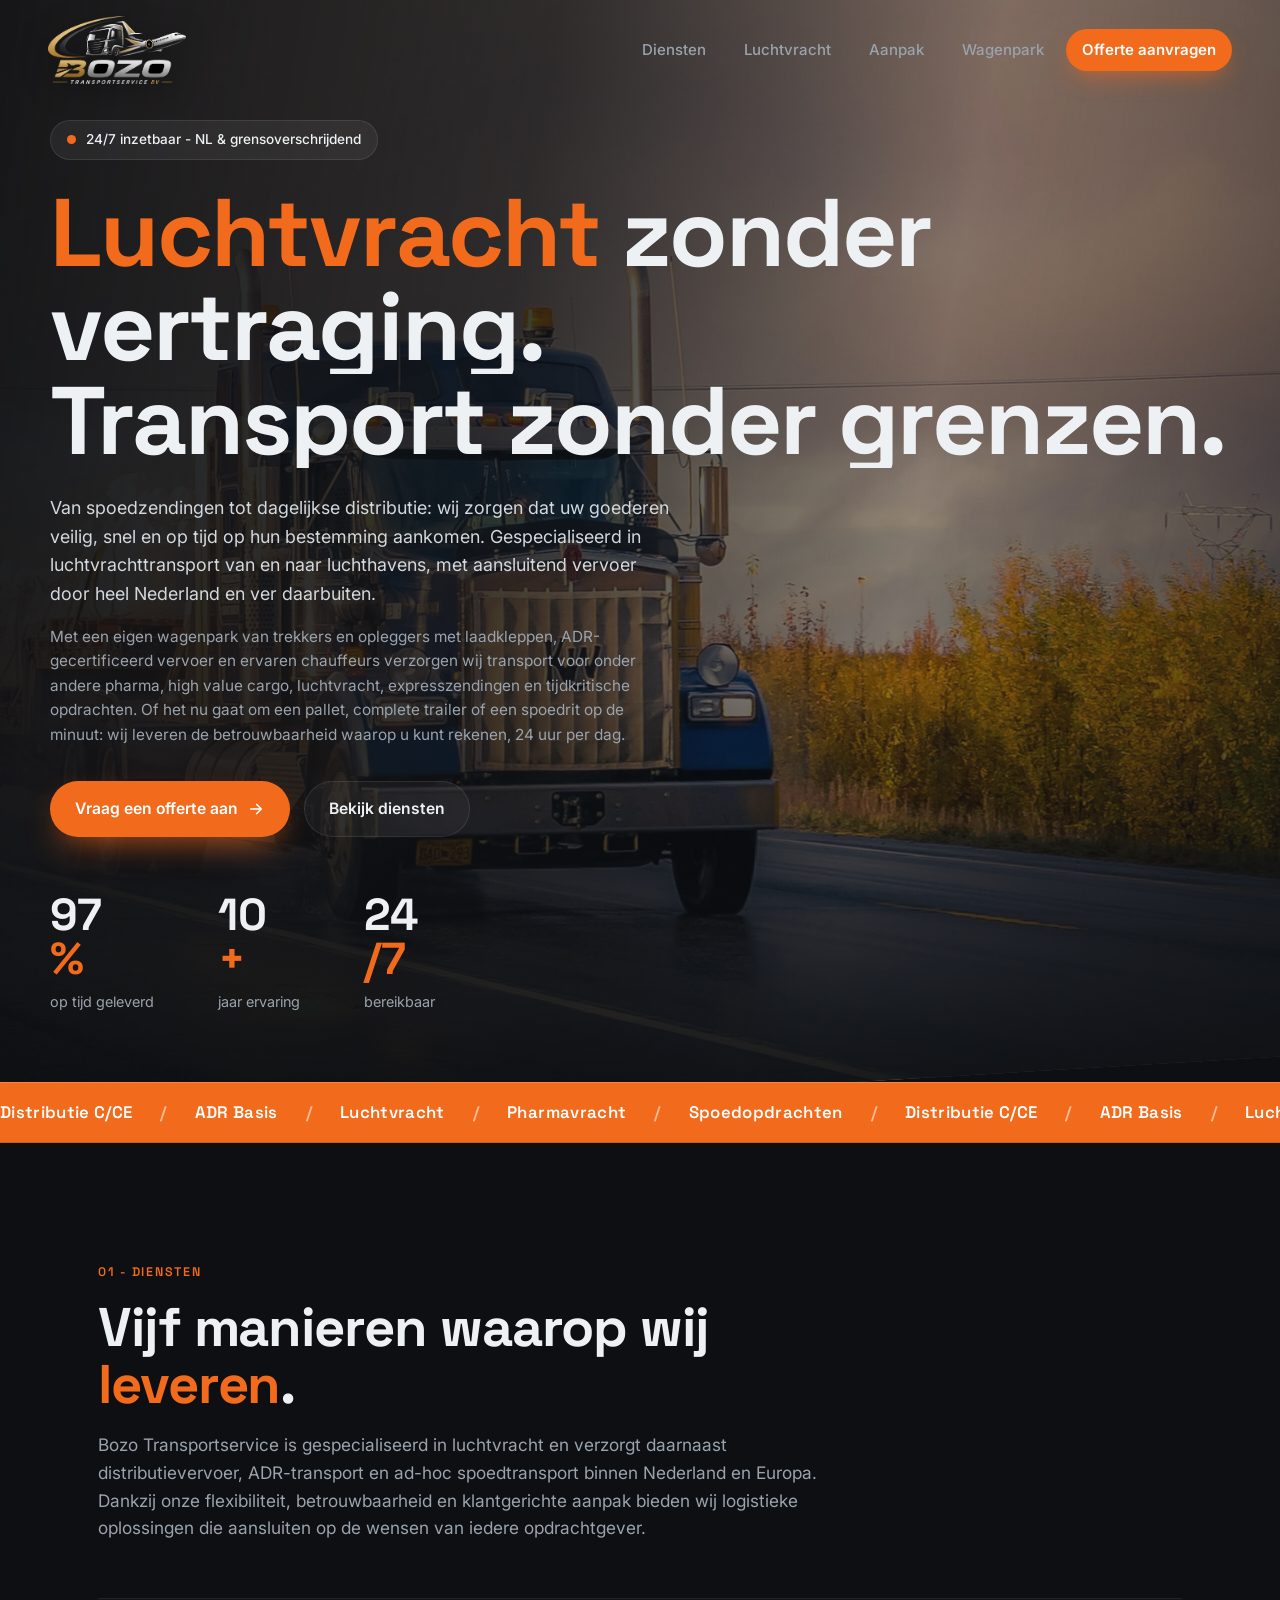
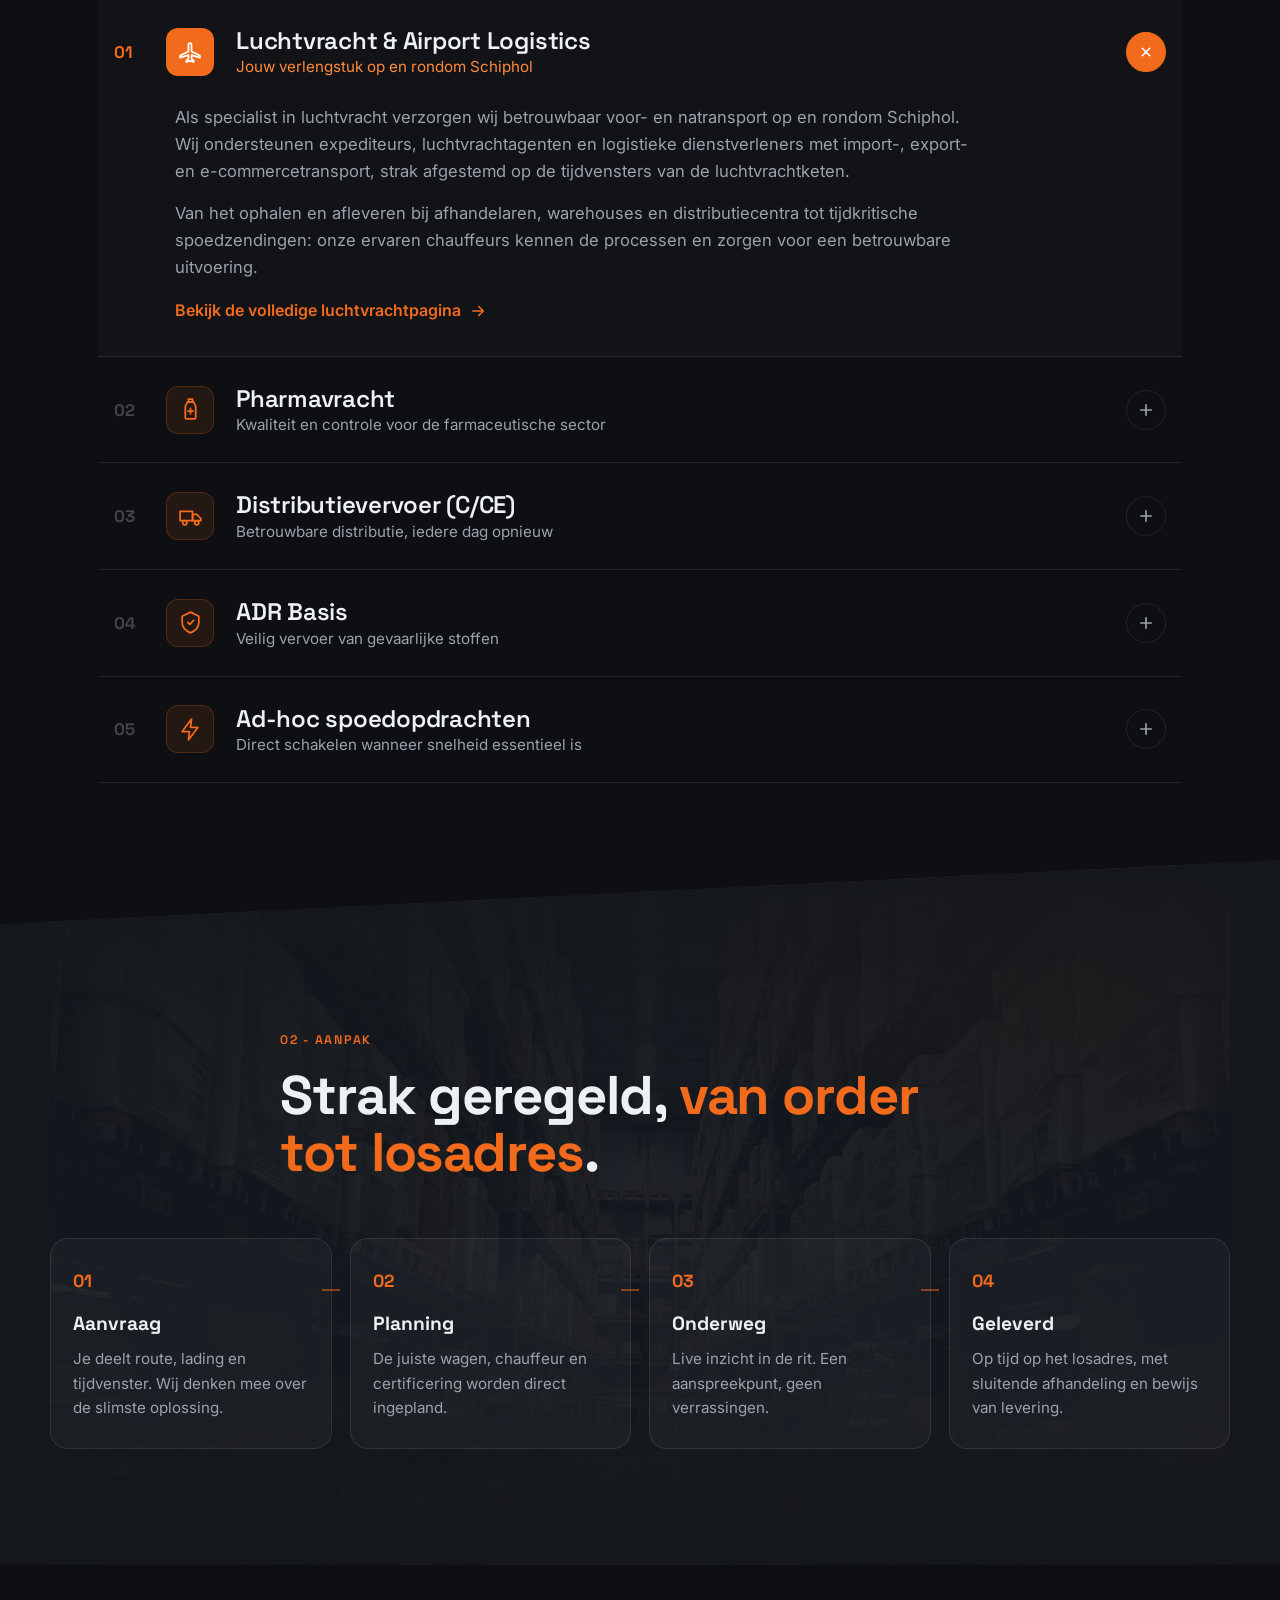
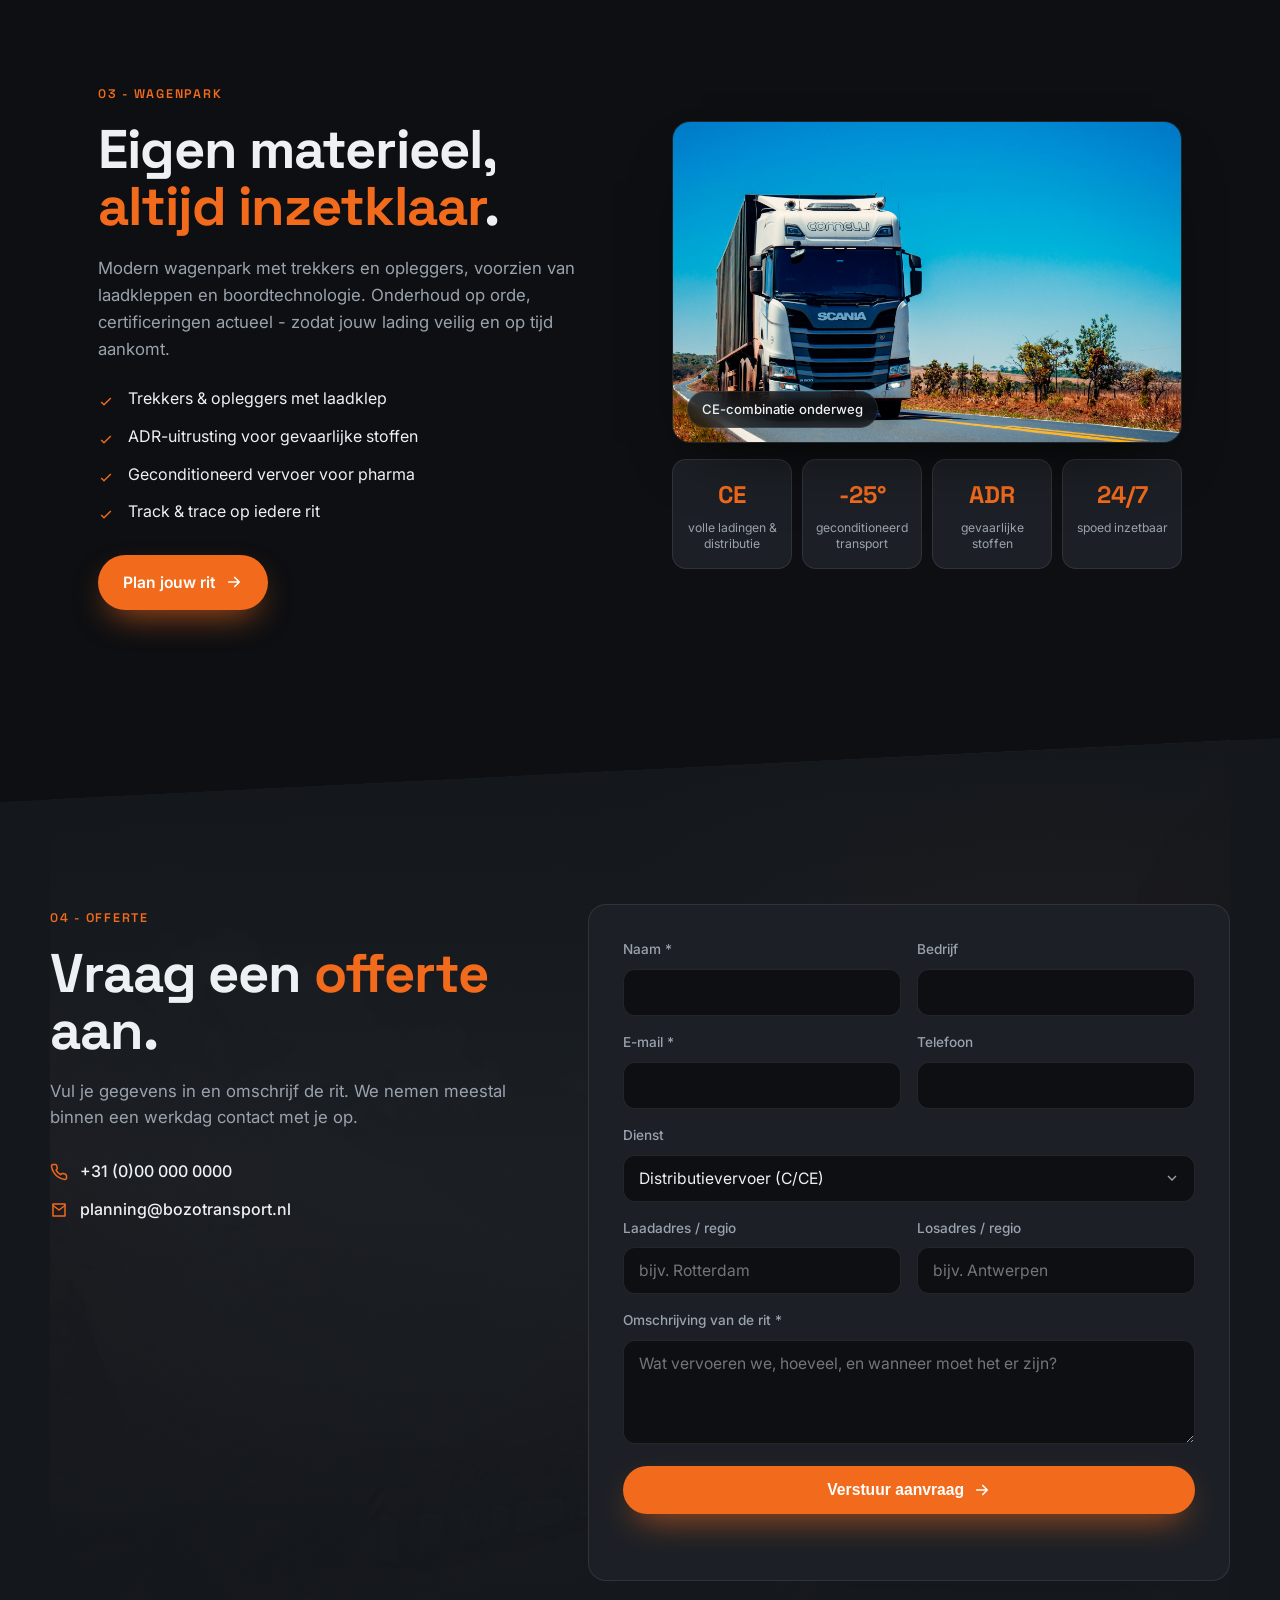
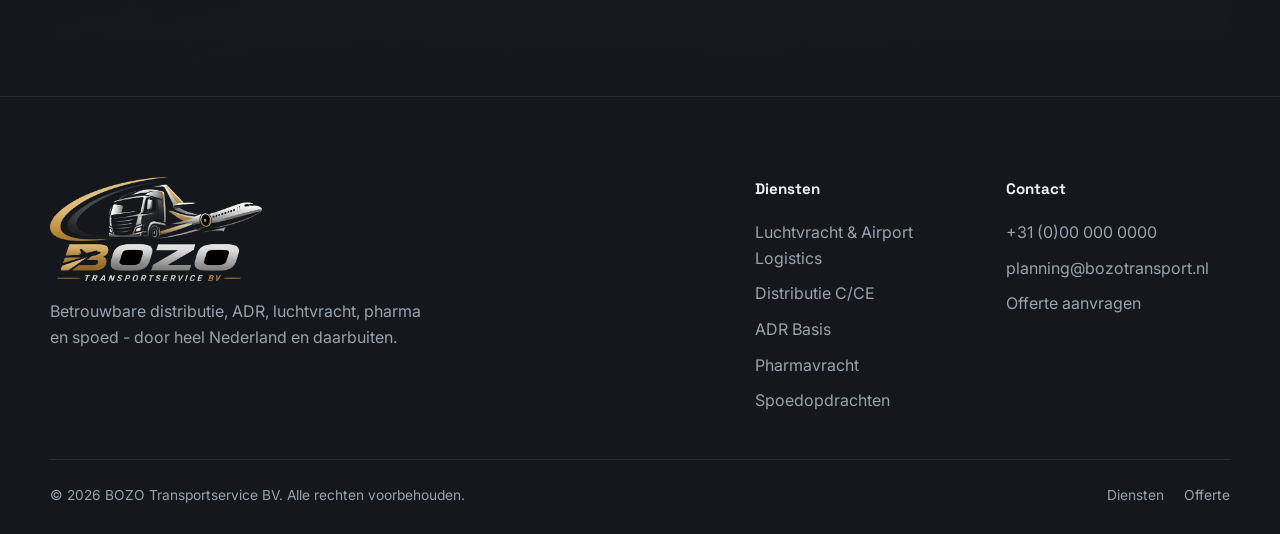
<file: index.html>
<!DOCTYPE html>
<html lang="nl">
<head>
  <meta charset="UTF-8" />
  <meta name="viewport" content="width=device-width, initial-scale=1.0" />
  <title>BOZO Transportservice BV - Distributie, ADR, Luchtvracht & Pharma</title>
  <meta name="description" content="BOZO Transportservice BV vervoert dagelijks goederen door Nederland en over de grens. Distributievervoer (C/CE), ADR-basis, luchtvracht, pharmavracht en ad-hoc spoedopdrachten." />
  <meta property="og:title" content="BOZO Transportservice BV" />
  <meta property="og:description" content="Betrouwbare distributie, ADR, luchtvracht, pharma en spoed - door heel Nederland en daarbuiten." />
  <meta property="og:image" content="assets/hero-truck.jpg" />
  <link rel="icon" type="image/png" href="assets/logo.png" />
  <link rel="preconnect" href="https://fonts.googleapis.com" />
  <link rel="preconnect" href="https://fonts.gstatic.com" crossorigin />
  <link href="https://fonts.googleapis.com/css2?family=Space+Grotesk:wght@400;500;600;700&family=Inter:wght@400;500;600&display=swap" rel="stylesheet" />
  <link rel="stylesheet" href="styles.css" />
</head>
<body>
  <div class="bg-glow" aria-hidden="true"></div>

  <!-- Nav -->
  <header class="nav" id="nav">
    <a href="#top" class="brand" aria-label="BOZO Transportservice home">
      <img src="assets/logo.png" alt="BOZO Transportservice BV" class="brand-logo" />
    </a>
    <nav class="nav-links" aria-label="Hoofdmenu">
      <a href="diensten/">Diensten</a>
      <a href="diensten/luchtvracht/">Luchtvracht</a>
      <a href="#aanpak">Aanpak</a>
      <a href="#wagenpark">Wagenpark</a>
      <a href="#offerte" class="nav-cta">Offerte aanvragen</a>
    </nav>
    <button class="nav-toggle" id="navToggle" aria-label="Menu openen" aria-expanded="false">
      <span></span><span></span>
    </button>
  </header>

  <div class="mobile-menu" id="mobileMenu" aria-hidden="true">
    <a href="diensten/">Diensten</a>
    <a href="diensten/luchtvracht/">Luchtvracht</a>
    <a href="#aanpak">Aanpak</a>
    <a href="#wagenpark">Wagenpark</a>
    <a href="#offerte">Offerte aanvragen</a>
  </div>

  <main id="top">
    <!-- Hero with dark truck banner -->
    <section class="hero">
      <div class="hero-media" aria-hidden="true">
        <img src="assets/hero-truck.jpg" alt="" />
        <div class="hero-shade"></div>
      </div>
      <div class="hero-inner">
        <div class="hero-tag reveal">
          <span class="pulse" aria-hidden="true"></span>
          24/7 inzetbaar - NL &amp; grensoverschrijdend
        </div>
        <h1 class="hero-title">
          <span class="line reveal"><span class="accent">Luchtvracht</span> zonder vertraging.</span>
          <span class="line reveal">Transport zonder grenzen.</span>
        </h1>
        <p class="hero-sub reveal">
          Van spoedzendingen tot dagelijkse distributie: wij zorgen dat uw goederen veilig,
          snel en op tijd op hun bestemming aankomen. Gespecialiseerd in luchtvrachttransport
          van en naar luchthavens, met aansluitend vervoer door heel Nederland en ver daarbuiten.
        </p>
        <p class="hero-sub hero-sub--2 reveal">
          Met een eigen wagenpark van trekkers en opleggers met laadkleppen, ADR-gecertificeerd
          vervoer en ervaren chauffeurs verzorgen wij transport voor onder andere pharma,
          high value cargo, luchtvracht, expresszendingen en tijdkritische opdrachten. Of het nu
          gaat om een pallet, complete trailer of een spoedrit op de minuut: wij leveren de
          betrouwbaarheid waarop u kunt rekenen, 24 uur per dag.
        </p>
        <div class="hero-actions reveal">
          <a href="#offerte" class="btn btn-primary">Vraag een offerte aan
            <svg viewBox="0 0 24 24" width="18" height="18" fill="none" stroke="currentColor" stroke-width="2.2" stroke-linecap="round" stroke-linejoin="round"><path d="M5 12h14M13 6l6 6-6 6"/></svg>
          </a>
          <a href="diensten/" class="btn btn-ghost">Bekijk diensten</a>
        </div>
        <div class="hero-stats reveal">
          <div class="stat"><span class="num" data-count="98">0</span><span class="suffix">%</span><small>op tijd geleverd</small></div>
          <div class="stat"><span class="num" data-count="10">0</span><span class="suffix">+</span><small>jaar ervaring</small></div>
          <div class="stat"><span class="num" data-count="24">0</span><span class="suffix">/7</span><small>bereikbaar</small></div>
        </div>
      </div>
    </section>

    <!-- Moving marquee -->
    <div class="marquee" aria-hidden="true">
      <div class="marquee-track">
        <span>Distributie C/CE</span><span class="dot">/</span>
        <span>ADR Basis</span><span class="dot">/</span>
        <span>Luchtvracht</span><span class="dot">/</span>
        <span>Pharmavracht</span><span class="dot">/</span>
        <span>Spoedopdrachten</span><span class="dot">/</span>
        <span>Distributie C/CE</span><span class="dot">/</span>
        <span>ADR Basis</span><span class="dot">/</span>
        <span>Luchtvracht</span><span class="dot">/</span>
        <span>Pharmavracht</span><span class="dot">/</span>
        <span>Spoedopdrachten</span><span class="dot">/</span>
      </div>
    </div>

    <!-- Services -->
    <section class="section" id="diensten">
      <div class="section-head reveal">
        <span class="eyebrow">01 - Diensten</span>
        <h2>Vijf manieren waarop wij <span class="accent">leveren</span>.</h2>
        <p>Bozo Transportservice is gespecialiseerd in luchtvracht en verzorgt daarnaast distributievervoer, ADR-transport en ad-hoc spoedtransport binnen Nederland en Europa. Dankzij onze flexibiliteit, betrouwbaarheid en klantgerichte aanpak bieden wij logistieke oplossingen die aansluiten op de wensen van iedere opdrachtgever.</p>
      </div>

      <div class="accordion reveal">
        <!-- 01 Luchtvracht -->
        <div class="acc-item open">
          <button class="acc-head" aria-expanded="true">
            <span class="acc-num">01</span>
            <span class="acc-icon-chip" aria-hidden="true">
              <svg viewBox="0 0 24 24" fill="none" stroke="currentColor" stroke-width="1.7" stroke-linecap="round" stroke-linejoin="round"><path d="M21 16l-8-4V5.5a1.5 1.5 0 0 0-3 0V12l-8 4v2l8-2.5V19l-2 1.5V22l3.5-1 3.5 1v-1.5L13 19v-3.5L21 18z"/></svg>
            </span>
            <span class="acc-titles">
              <span class="acc-title">Luchtvracht &amp; Airport Logistics</span>
              <span class="acc-sub">Jouw verlengstuk op en rondom Schiphol</span>
            </span>
            <span class="acc-toggle" aria-hidden="true">
              <svg viewBox="0 0 24 24" fill="none" stroke="currentColor" stroke-width="2.2" stroke-linecap="round"><path d="M12 5v14M5 12h14"/></svg>
            </span>
          </button>
          <div class="acc-body">
            <div class="acc-body-inner">
              <div class="acc-content">
                <p>Als specialist in luchtvracht verzorgen wij betrouwbaar voor- en natransport op en rondom Schiphol. Wij ondersteunen expediteurs, luchtvrachtagenten en logistieke dienstverleners met import-, export- en e-commercetransport, strak afgestemd op de tijdvensters van de luchtvrachtketen.</p>
                <p>Van het ophalen en afleveren bij afhandelaren, warehouses en distributiecentra tot tijdkritische spoedzendingen: onze ervaren chauffeurs kennen de processen en zorgen voor een betrouwbare uitvoering.</p>
                <a href="diensten/luchtvracht/" class="acc-link">Bekijk de volledige luchtvrachtpagina
                  <svg viewBox="0 0 24 24" width="18" height="18" fill="none" stroke="currentColor" stroke-width="2.2" stroke-linecap="round" stroke-linejoin="round"><path d="M5 12h14M13 6l6 6-6 6"/></svg>
                </a>
              </div>
            </div>
          </div>
        </div>

        <!-- 02 Pharmavracht -->
        <div class="acc-item">
          <button class="acc-head" aria-expanded="false">
            <span class="acc-num">02</span>
            <span class="acc-icon-chip" aria-hidden="true">
              <svg viewBox="0 0 24 24" fill="none" stroke="currentColor" stroke-width="1.7" stroke-linecap="round" stroke-linejoin="round"><path d="M10 2h4v3h-4z"/><path d="M9 5h6l2 4v11a1 1 0 0 1-1 1H8a1 1 0 0 1-1-1V9z"/><path d="M12 11v5M9.5 13.5h5"/></svg>
            </span>
            <span class="acc-titles">
              <span class="acc-title">Pharmavracht</span>
              <span class="acc-sub">Kwaliteit en controle voor de farmaceutische sector</span>
            </span>
            <span class="acc-toggle" aria-hidden="true">
              <svg viewBox="0 0 24 24" fill="none" stroke="currentColor" stroke-width="2.2" stroke-linecap="round"><path d="M12 5v14M5 12h14"/></svg>
            </span>
          </button>
          <div class="acc-body">
            <div class="acc-body-inner">
              <div class="acc-content">
                <p>Farmaceutische producten vereisen een logistieke partner die begrijpt hoe belangrijk kwaliteit, temperatuurbeheersing en betrouwbaarheid zijn. Bozo Transportservice verzorgt geconditioneerd transport waarbij de temperatuur gedurende het volledige transportproces wordt bewaakt en geregistreerd.</p>
                <p>Onze chauffeurs werken zorgvuldig volgens de geldende kwaliteitseisen en zorgen voor een correcte documentatie van iedere zending. Zo waarborgen wij de kwaliteit en integriteit van uw farmaceutische producten, van afhaling tot aflevering. Met Bozo Transportservice kiest u voor een transportpartner die betrouwbaarheid, zorgvuldigheid en continuiteit centraal stelt.</p>
              </div>
            </div>
          </div>
        </div>

        <!-- 03 Distributievervoer -->
        <div class="acc-item">
          <button class="acc-head" aria-expanded="false">
            <span class="acc-num">03</span>
            <span class="acc-icon-chip" aria-hidden="true">
              <svg viewBox="0 0 24 24" fill="none" stroke="currentColor" stroke-width="1.7" stroke-linecap="round" stroke-linejoin="round"><path d="M2 7h12v9H2z"/><path d="M14 10h4l4 4v2h-8z"/><circle cx="6.5" cy="18" r="2"/><circle cx="18" cy="18" r="2"/></svg>
            </span>
            <span class="acc-titles">
              <span class="acc-title">Distributievervoer (C/CE)</span>
              <span class="acc-sub">Betrouwbare distributie, iedere dag opnieuw</span>
            </span>
            <span class="acc-toggle" aria-hidden="true">
              <svg viewBox="0 0 24 24" fill="none" stroke="currentColor" stroke-width="2.2" stroke-linecap="round"><path d="M12 5v14M5 12h14"/></svg>
            </span>
          </button>
          <div class="acc-body">
            <div class="acc-body-inner">
              <div class="acc-content">
                <p>Of het nu gaat om palletvervoer, stukgoed of complete ladingen: Bozo Transportservice verzorgt dagelijkse distributieritten binnen Nederland en naar bestemmingen in het buitenland. Met moderne trekkers, opleggers en laadkleppen kunnen wij efficient laden, lossen en leveren op uiteenlopende locaties.</p>
                <p>Onze ervaren chauffeurs werken volgens duidelijke planningen, communiceren snel bij wijzigingen en behandelen iedere zending met de grootste zorg. Zo bent u verzekerd van een logistieke partner die afspraken nakomt, flexibel meedenkt en kwaliteit levert bij iedere rit.</p>
              </div>
            </div>
          </div>
        </div>

        <!-- 04 ADR Basis -->
        <div class="acc-item">
          <button class="acc-head" aria-expanded="false">
            <span class="acc-num">04</span>
            <span class="acc-icon-chip" aria-hidden="true">
              <svg viewBox="0 0 24 24" fill="none" stroke="currentColor" stroke-width="1.7" stroke-linecap="round" stroke-linejoin="round"><path d="M12 2l8 4v6c0 5-3.5 8-8 10-4.5-2-8-5-8-10V6z"/><path d="M9.5 12l1.8 1.8L15 10"/></svg>
            </span>
            <span class="acc-titles">
              <span class="acc-title">ADR Basis</span>
              <span class="acc-sub">Veilig vervoer van gevaarlijke stoffen</span>
            </span>
            <span class="acc-toggle" aria-hidden="true">
              <svg viewBox="0 0 24 24" fill="none" stroke="currentColor" stroke-width="2.2" stroke-linecap="round"><path d="M12 5v14M5 12h14"/></svg>
            </span>
          </button>
          <div class="acc-body">
            <div class="acc-body-inner">
              <div class="acc-content">
                <p>Het vervoeren van ADR-goederen vraagt om specialistische kennis, nauwkeurigheid en volledige naleving van wet- en regelgeving. Bozo Transportservice beschikt over chauffeurs met een geldig ADR Basis-certificaat en voertuigen die zijn ingericht volgens de geldende ADR-richtlijnen.</p>
                <p>Wij zorgen ervoor dat uw gevaarlijke stoffen veilig, verantwoord en volledig volgens de wettelijke voorschriften worden vervoerd. Veiligheid, betrouwbaarheid en een correcte administratieve afhandeling staan daarbij altijd centraal, zodat u met vertrouwen uw transport aan ons kunt toevertrouwen.</p>
              </div>
            </div>
          </div>
        </div>

        <!-- 05 Ad-hoc spoedopdrachten -->
        <div class="acc-item">
          <button class="acc-head" aria-expanded="false">
            <span class="acc-num">05</span>
            <span class="acc-icon-chip" aria-hidden="true">
              <svg viewBox="0 0 24 24" fill="none" stroke="currentColor" stroke-width="1.7" stroke-linecap="round" stroke-linejoin="round"><path d="M13 2L4 14h7l-1 8 9-12h-7z"/></svg>
            </span>
            <span class="acc-titles">
              <span class="acc-title">Ad-hoc spoedopdrachten</span>
              <span class="acc-sub">Direct schakelen wanneer snelheid essentieel is</span>
            </span>
            <span class="acc-toggle" aria-hidden="true">
              <svg viewBox="0 0 24 24" fill="none" stroke="currentColor" stroke-width="2.2" stroke-linecap="round"><path d="M12 5v14M5 12h14"/></svg>
            </span>
          </button>
          <div class="acc-body">
            <div class="acc-body-inner">
              <div class="acc-content">
                <p>Wanneer tijd een doorslaggevende factor is, biedt Bozo Transportservice een snelle en flexibele oplossing. Zodra uw aanvraag binnenkomt, beoordelen wij direct de beschikbaarheid van een voertuig en chauffeur, zodat uw zending zonder onnodige vertraging kan vertrekken.</p>
                <p>Van urgente documenten tot complete pallets: wij denken actief met u mee, communiceren helder over de planning en zorgen ervoor dat uw zending zo snel en veilig mogelijk op de gewenste bestemming aankomt. Wanneer snelheid en betrouwbaarheid hand in hand moeten gaan, kunt u rekenen op de inzet en flexibiliteit van Bozo Transportservice.</p>
              </div>
            </div>
          </div>
        </div>
      </div>
    </section>

    <!-- Approach: diagonal dark band with warehouse image -->
    <section class="section section-dark slant-top" id="aanpak">
      <div class="band-media" aria-hidden="true">
        <img src="assets/warehouse.jpg" alt="" />
      </div>
      <div class="section-head reveal">
        <span class="eyebrow">02 - Aanpak</span>
        <h2>Strak geregeld, <span class="accent">van order tot losadres</span>.</h2>
      </div>

      <div class="steps">
        <div class="step reveal">
          <span class="step-line" aria-hidden="true"></span>
          <span class="step-num">01</span>
          <h3>Aanvraag</h3>
          <p>Je deelt route, lading en tijdvenster. Wij denken mee over de slimste oplossing.</p>
        </div>
        <div class="step reveal">
          <span class="step-line" aria-hidden="true"></span>
          <span class="step-num">02</span>
          <h3>Planning</h3>
          <p>De juiste wagen, chauffeur en certificering worden direct ingepland.</p>
        </div>
        <div class="step reveal">
          <span class="step-line" aria-hidden="true"></span>
          <span class="step-num">03</span>
          <h3>Onderweg</h3>
          <p>Live inzicht in de rit. Een aanspreekpunt, geen verrassingen.</p>
        </div>
        <div class="step reveal">
          <span class="step-num">04</span>
          <h3>Geleverd</h3>
          <p>Op tijd op het losadres, met sluitende afhandeling en bewijs van levering.</p>
        </div>
      </div>
    </section>

    <!-- Fleet: image-driven split with diagonal bottom -->
    <section class="section slant-bottom" id="wagenpark">
      <div class="fleet">
        <div class="fleet-copy reveal">
          <span class="eyebrow">03 - Wagenpark</span>
          <h2>Eigen materieel, <span class="accent">altijd inzetklaar</span>.</h2>
          <p>Modern wagenpark met trekkers en opleggers, voorzien van laadkleppen en boordtechnologie. Onderhoud op orde, certificeringen actueel - zodat jouw lading veilig en op tijd aankomt.</p>
          <ul class="fleet-list">
            <li>Trekkers &amp; opleggers met laadklep</li>
            <li>ADR-uitrusting voor gevaarlijke stoffen</li>
            <li>Geconditioneerd vervoer voor pharma</li>
            <li>Track &amp; trace op iedere rit</li>
          </ul>
          <a href="#offerte" class="btn btn-primary">Plan jouw rit
            <svg viewBox="0 0 24 24" width="18" height="18" fill="none" stroke="currentColor" stroke-width="2.2" stroke-linecap="round" stroke-linejoin="round"><path d="M5 12h14M13 6l6 6-6 6"/></svg>
          </a>
        </div>
        <div class="fleet-visual reveal">
          <div class="fleet-photo">
            <img src="assets/scania.jpg" alt="Vrachtwagencombinatie van BOZO Transportservice onderweg" />
            <span class="fleet-photo-tag">CE-combinatie onderweg</span>
          </div>
          <div class="fleet-badges">
            <div class="fleet-badge"><span>CE</span><small>volle ladingen &amp; distributie</small></div>
            <div class="fleet-badge"><span>-25&deg;</span><small>geconditioneerd transport</small></div>
            <div class="fleet-badge"><span>ADR</span><small>gevaarlijke stoffen</small></div>
            <div class="fleet-badge"><span>24/7</span><small>spoed inzetbaar</small></div>
          </div>
        </div>
      </div>
    </section>

    <!-- Quote: dark diagonal section -->
    <section class="section section-dark slant-top" id="offerte">
      <div class="band-media band-media--soft" aria-hidden="true">
        <img src="assets/fleet.jpg" alt="" />
      </div>
      <div class="quote">
        <div class="quote-intro reveal">
          <span class="eyebrow">04 - Offerte</span>
          <h2>Vraag een <span class="accent">offerte</span> aan.</h2>
          <p>Vul je gegevens in en omschrijf de rit. We nemen meestal binnen een werkdag contact met je op.</p>
          <div class="quote-contact">
            <a href="tel:+31000000000" class="quote-contact-item">
              <svg viewBox="0 0 24 24" width="18" height="18" fill="none" stroke="currentColor" stroke-width="2" stroke-linecap="round" stroke-linejoin="round"><path d="M22 16.9v3a2 2 0 0 1-2.2 2 19.8 19.8 0 0 1-8.6-3.1 19.5 19.5 0 0 1-6-6A19.8 19.8 0 0 1 2 4.2 2 2 0 0 1 4 2h3a2 2 0 0 1 2 1.7c.1.9.3 1.8.6 2.6a2 2 0 0 1-.5 2.1L8 9.6a16 16 0 0 0 6 6l1.2-1.1a2 2 0 0 1 2.1-.5c.8.3 1.7.5 2.6.6a2 2 0 0 1 1.7 2z"/></svg>
              <span>+31 (0)00 000 0000</span>
            </a>
            <a href="mailto:planning@bozotransport.nl" class="quote-contact-item">
              <svg viewBox="0 0 24 24" width="18" height="18" fill="none" stroke="currentColor" stroke-width="2" stroke-linecap="round" stroke-linejoin="round"><path d="M4 4h16v16H4z"/><path d="M4 6l8 6 8-6"/></svg>
              <span>planning@bozotransport.nl</span>
            </a>
          </div>
        </div>

        <form class="quote-form reveal" id="quoteForm" novalidate>
          <div class="field-row">
            <div class="field">
              <label for="name">Naam *</label>
              <input type="text" id="name" name="name" autocomplete="name" required />
            </div>
            <div class="field">
              <label for="company">Bedrijf</label>
              <input type="text" id="company" name="company" autocomplete="organization" />
            </div>
          </div>
          <div class="field-row">
            <div class="field">
              <label for="email">E-mail *</label>
              <input type="email" id="email" name="email" autocomplete="email" required />
            </div>
            <div class="field">
              <label for="phone">Telefoon</label>
              <input type="tel" id="phone" name="phone" autocomplete="tel" />
            </div>
          </div>
          <div class="field">
            <label for="service">Dienst</label>
            <select id="service" name="service">
              <option value="Distributievervoer (C/CE)">Distributievervoer (C/CE)</option>
              <option value="ADR Basis">ADR Basis</option>
              <option value="Luchtvracht">Luchtvracht</option>
              <option value="Pharmavracht">Pharmavracht</option>
              <option value="Ad-hoc spoedopdracht">Ad-hoc spoedopdracht</option>
              <option value="Anders / weet ik nog niet">Anders / weet ik nog niet</option>
            </select>
          </div>
          <div class="field-row">
            <div class="field">
              <label for="from">Laadadres / regio</label>
              <input type="text" id="from" name="from" placeholder="bijv. Rotterdam" />
            </div>
            <div class="field">
              <label for="to">Losadres / regio</label>
              <input type="text" id="to" name="to" placeholder="bijv. Antwerpen" />
            </div>
          </div>
          <div class="field">
            <label for="message">Omschrijving van de rit *</label>
            <textarea id="message" name="message" rows="4" placeholder="Wat vervoeren we, hoeveel, en wanneer moet het er zijn?" required></textarea>
          </div>
          <button type="submit" class="btn btn-primary btn-block">
            Verstuur aanvraag
            <svg viewBox="0 0 24 24" width="18" height="18" fill="none" stroke="currentColor" stroke-width="2.2" stroke-linecap="round" stroke-linejoin="round"><path d="M5 12h14M13 6l6 6-6 6"/></svg>
          </button>
          <p class="form-status" id="formStatus" role="status" aria-live="polite"></p>
        </form>
      </div>
    </section>
  </main>

  <footer class="footer">
    <div class="footer-top">
      <div class="footer-brand">
        <img src="assets/logo.png" alt="BOZO Transportservice BV" class="footer-logo" />
        <p>Betrouwbare distributie, ADR, luchtvracht, pharma en spoed - door heel Nederland en daarbuiten.</p>
      </div>
      <div class="footer-cols">
        <div class="footer-col">
          <h4>Diensten</h4>
          <a href="diensten/luchtvracht/">Luchtvracht &amp; Airport Logistics</a>
          <a href="diensten/">Distributie C/CE</a>
          <a href="diensten/">ADR Basis</a>
          <a href="diensten/">Pharmavracht</a>
          <a href="diensten/">Spoedopdrachten</a>
        </div>
        <div class="footer-col">
          <h4>Contact</h4>
          <a href="tel:+31000000000">+31 (0)00 000 0000</a>
          <a href="mailto:planning@bozotransport.nl">planning@bozotransport.nl</a>
          <a href="#offerte">Offerte aanvragen</a>
        </div>
      </div>
    </div>
    <div class="footer-bottom">
      <span>&copy; <span id="year"></span> BOZO Transportservice BV. Alle rechten voorbehouden.</span>
      <span class="footer-links">
        <a href="diensten/">Diensten</a>
        <a href="#offerte">Offerte</a>
      </span>
    </div>
  </footer>

  <script src="script.js"></script>
</body>
</html>
</file>
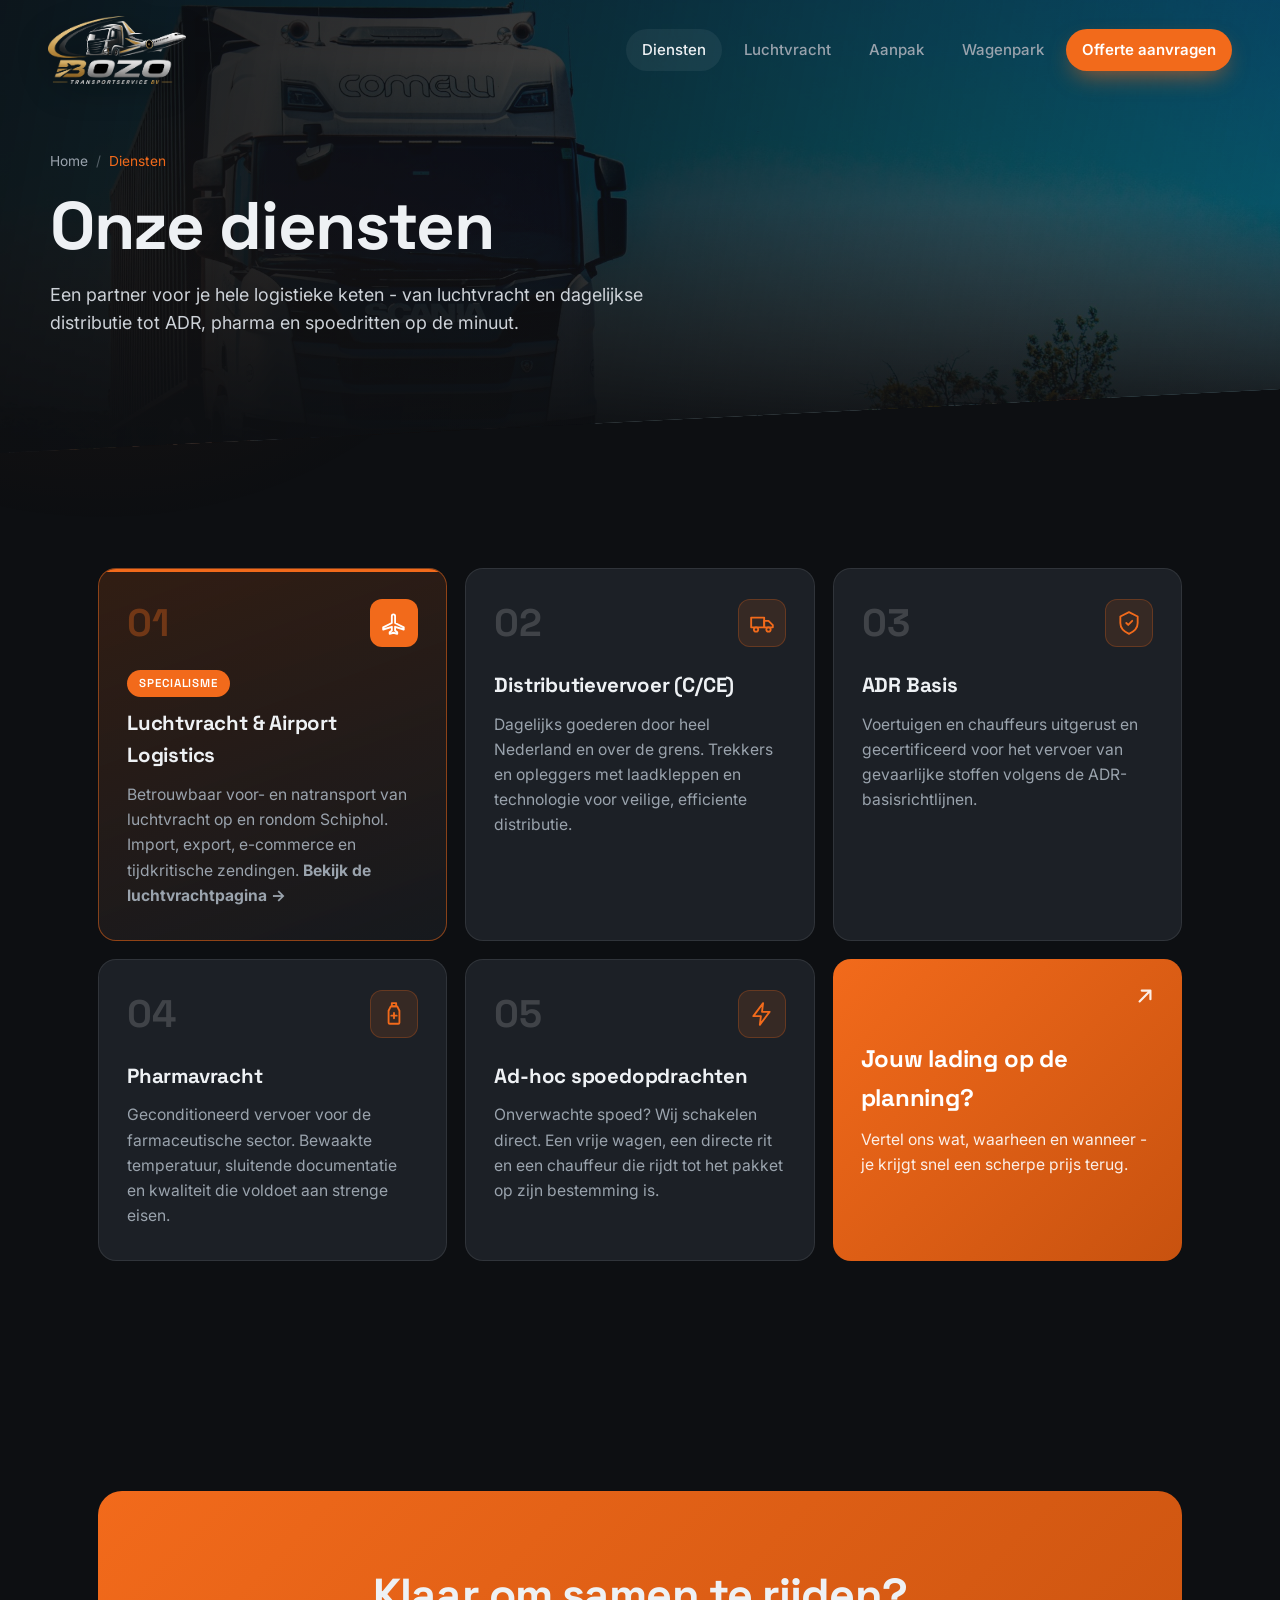
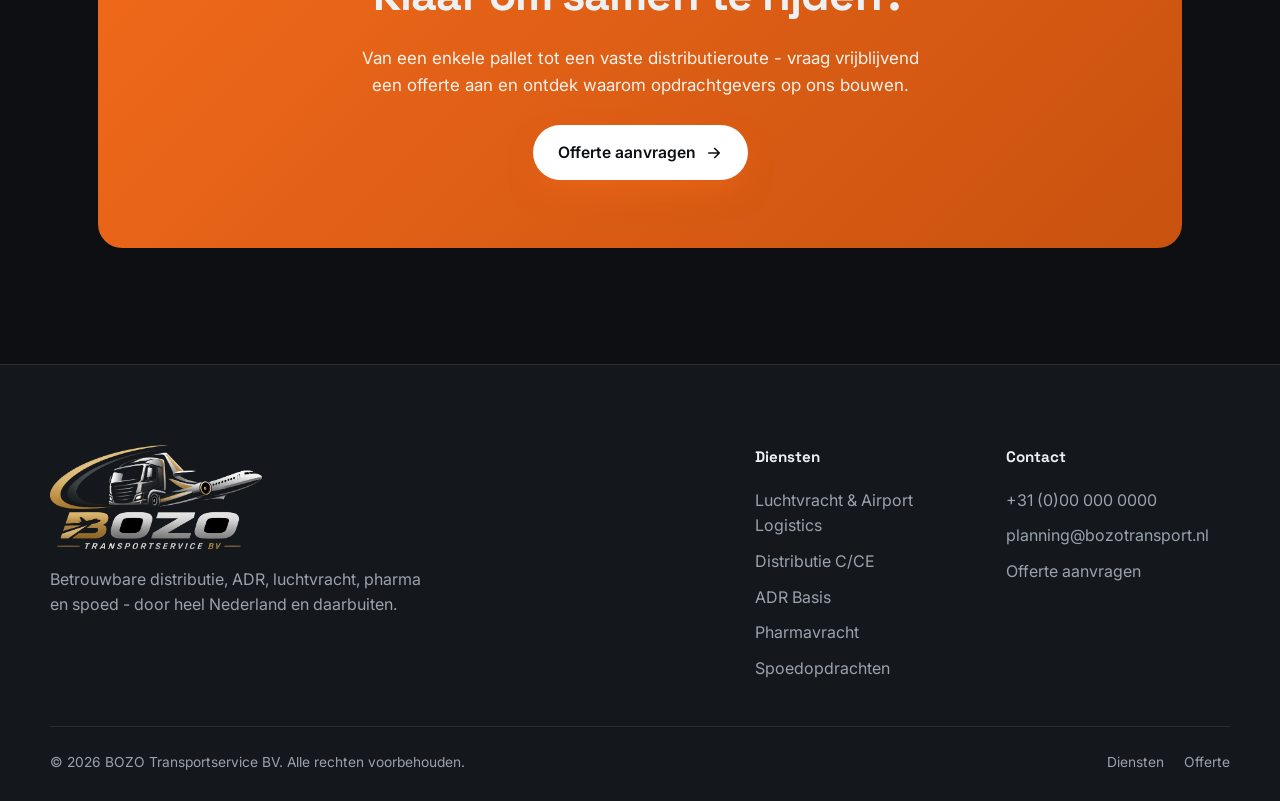
<file: diensten/index.html>
<!DOCTYPE html>
<html lang="nl">
<head>
  <meta charset="UTF-8" />
  <meta name="viewport" content="width=device-width, initial-scale=1.0" />
  <title>Diensten - BOZO Transportservice BV</title>
  <meta name="description" content="De diensten van BOZO Transportservice BV: luchtvracht, distributievervoer (C/CE), ADR-basis, pharmavracht en ad-hoc spoedopdrachten. Betrouwbaar transport door heel Nederland en daarbuiten." />
  <link rel="icon" type="image/png" href="../assets/logo.png" />
  <link rel="preconnect" href="https://fonts.googleapis.com" />
  <link rel="preconnect" href="https://fonts.gstatic.com" crossorigin />
  <link href="https://fonts.googleapis.com/css2?family=Space+Grotesk:wght@400;500;600;700&family=Inter:wght@400;500;600&display=swap" rel="stylesheet" />
  <link rel="stylesheet" href="../styles.css" />
</head>
<body>
  <div class="bg-glow" aria-hidden="true"></div>

  <header class="nav scrolled" id="nav">
    <a href="../" class="brand" aria-label="BOZO Transportservice home">
      <img src="../assets/logo.png" alt="BOZO Transportservice BV" class="brand-logo" />
    </a>
    <nav class="nav-links" aria-label="Hoofdmenu">
      <a href="./" class="active">Diensten</a>
      <a href="luchtvracht/">Luchtvracht</a>
      <a href="../#aanpak">Aanpak</a>
      <a href="../#wagenpark">Wagenpark</a>
      <a href="../#offerte" class="nav-cta">Offerte aanvragen</a>
    </nav>
    <button class="nav-toggle" id="navToggle" aria-label="Menu openen" aria-expanded="false">
      <span></span><span></span>
    </button>
  </header>

  <div class="mobile-menu" id="mobileMenu" aria-hidden="true">
    <a href="./">Diensten</a>
    <a href="luchtvracht/">Luchtvracht</a>
    <a href="../#aanpak">Aanpak</a>
    <a href="../#wagenpark">Wagenpark</a>
    <a href="../#offerte">Offerte aanvragen</a>
  </div>

  <main>
    <section class="page-hero">
      <div class="page-hero-media" aria-hidden="true">
        <img src="../assets/scania.jpg" alt="" />
      </div>
      <div class="page-hero-inner">
        <div class="breadcrumb reveal">
          <a href="../">Home</a><span class="sep">/</span><span class="current">Diensten</span>
        </div>
        <h1 class="reveal">Onze diensten</h1>
        <p class="lead reveal">Een partner voor je hele logistieke keten - van luchtvracht en dagelijkse distributie tot ADR, pharma en spoedritten op de minuut.</p>
      </div>
    </section>

    <section class="section">
      <div class="services">
        <a href="luchtvracht/" class="service service-feature reveal">
          <div class="service-top">
            <span class="service-num">01</span>
            <span class="service-icon" aria-hidden="true">
              <svg viewBox="0 0 24 24" fill="none" stroke="currentColor" stroke-width="1.7" stroke-linecap="round" stroke-linejoin="round"><path d="M21 16l-8-4V5.5a1.5 1.5 0 0 0-3 0V12l-8 4v2l8-2.5V19l-2 1.5V22l3.5-1 3.5 1v-1.5L13 19v-3.5L21 18z"/></svg>
            </span>
          </div>
          <span class="service-flag">Specialisme</span>
          <h3>Luchtvracht &amp; Airport Logistics</h3>
          <p>Betrouwbaar voor- en natransport van luchtvracht op en rondom Schiphol. Import, export, e-commerce en tijdkritische zendingen. <strong>Bekijk de luchtvrachtpagina &rarr;</strong></p>
        </a>

        <article class="service reveal">
          <div class="service-top">
            <span class="service-num">02</span>
            <span class="service-icon" aria-hidden="true">
              <svg viewBox="0 0 24 24" fill="none" stroke="currentColor" stroke-width="1.7" stroke-linecap="round" stroke-linejoin="round"><path d="M2 7h12v9H2z"/><path d="M14 10h4l4 4v2h-8z"/><circle cx="6.5" cy="18" r="2"/><circle cx="18" cy="18" r="2"/></svg>
            </span>
          </div>
          <h3>Distributievervoer (C/CE)</h3>
          <p>Dagelijks goederen door heel Nederland en over de grens. Trekkers en opleggers met laadkleppen en technologie voor veilige, efficiente distributie.</p>
        </article>

        <article class="service reveal">
          <div class="service-top">
            <span class="service-num">03</span>
            <span class="service-icon" aria-hidden="true">
              <svg viewBox="0 0 24 24" fill="none" stroke="currentColor" stroke-width="1.7" stroke-linecap="round" stroke-linejoin="round"><path d="M12 2l8 4v6c0 5-3.5 8-8 10-4.5-2-8-5-8-10V6z"/><path d="M9.5 12l1.8 1.8L15 10"/></svg>
            </span>
          </div>
          <h3>ADR Basis</h3>
          <p>Voertuigen en chauffeurs uitgerust en gecertificeerd voor het vervoer van gevaarlijke stoffen volgens de ADR-basisrichtlijnen.</p>
        </article>

        <article class="service reveal">
          <div class="service-top">
            <span class="service-num">04</span>
            <span class="service-icon" aria-hidden="true">
              <svg viewBox="0 0 24 24" fill="none" stroke="currentColor" stroke-width="1.7" stroke-linecap="round" stroke-linejoin="round"><path d="M10 2h4v3h-4z"/><path d="M9 5h6l2 4v11a1 1 0 0 1-1 1H8a1 1 0 0 1-1-1V9z"/><path d="M12 11v5M9.5 13.5h5"/></svg>
            </span>
          </div>
          <h3>Pharmavracht</h3>
          <p>Geconditioneerd vervoer voor de farmaceutische sector. Bewaakte temperatuur, sluitende documentatie en kwaliteit die voldoet aan strenge eisen.</p>
        </article>

        <article class="service reveal">
          <div class="service-top">
            <span class="service-num">05</span>
            <span class="service-icon" aria-hidden="true">
              <svg viewBox="0 0 24 24" fill="none" stroke="currentColor" stroke-width="1.7" stroke-linecap="round" stroke-linejoin="round"><path d="M13 2L4 14h7l-1 8 9-12h-7z"/></svg>
            </span>
          </div>
          <h3>Ad-hoc spoedopdrachten</h3>
          <p>Onverwachte spoed? Wij schakelen direct. Een vrije wagen, een directe rit en een chauffeur die rijdt tot het pakket op zijn bestemming is.</p>
        </article>

        <a href="../#offerte" class="service service-cta reveal">
          <h3>Jouw lading op de planning?</h3>
          <p>Vertel ons wat, waarheen en wanneer - je krijgt snel een scherpe prijs terug.</p>
          <span class="service-cta-arrow" aria-hidden="true">
            <svg viewBox="0 0 24 24" width="26" height="26" fill="none" stroke="currentColor" stroke-width="2" stroke-linecap="round" stroke-linejoin="round"><path d="M7 17L17 7M9 7h8v8"/></svg>
          </span>
        </a>
      </div>
    </section>

    <section class="section">
      <div class="cta-banner reveal">
        <h2>Klaar om samen te rijden?</h2>
        <p>Van een enkele pallet tot een vaste distributieroute - vraag vrijblijvend een offerte aan en ontdek waarom opdrachtgevers op ons bouwen.</p>
        <a href="../#offerte" class="btn btn-primary">Offerte aanvragen
          <svg viewBox="0 0 24 24" width="18" height="18" fill="none" stroke="currentColor" stroke-width="2.2" stroke-linecap="round" stroke-linejoin="round"><path d="M5 12h14M13 6l6 6-6 6"/></svg>
        </a>
      </div>
    </section>
  </main>

  <footer class="footer">
    <div class="footer-top">
      <div class="footer-brand">
        <img src="../assets/logo.png" alt="BOZO Transportservice BV" class="footer-logo" />
        <p>Betrouwbare distributie, ADR, luchtvracht, pharma en spoed - door heel Nederland en daarbuiten.</p>
      </div>
      <div class="footer-cols">
        <div class="footer-col">
          <h4>Diensten</h4>
          <a href="luchtvracht/">Luchtvracht &amp; Airport Logistics</a>
          <a href="./">Distributie C/CE</a>
          <a href="./">ADR Basis</a>
          <a href="./">Pharmavracht</a>
          <a href="./">Spoedopdrachten</a>
        </div>
        <div class="footer-col">
          <h4>Contact</h4>
          <a href="tel:+31000000000">+31 (0)00 000 0000</a>
          <a href="mailto:planning@bozotransport.nl">planning@bozotransport.nl</a>
          <a href="../#offerte">Offerte aanvragen</a>
        </div>
      </div>
    </div>
    <div class="footer-bottom">
      <span>&copy; <span id="year"></span> BOZO Transportservice BV. Alle rechten voorbehouden.</span>
      <span class="footer-links">
        <a href="./">Diensten</a>
        <a href="../#offerte">Offerte</a>
      </span>
    </div>
  </footer>

  <script src="../script.js"></script>
</body>
</html>
</file>
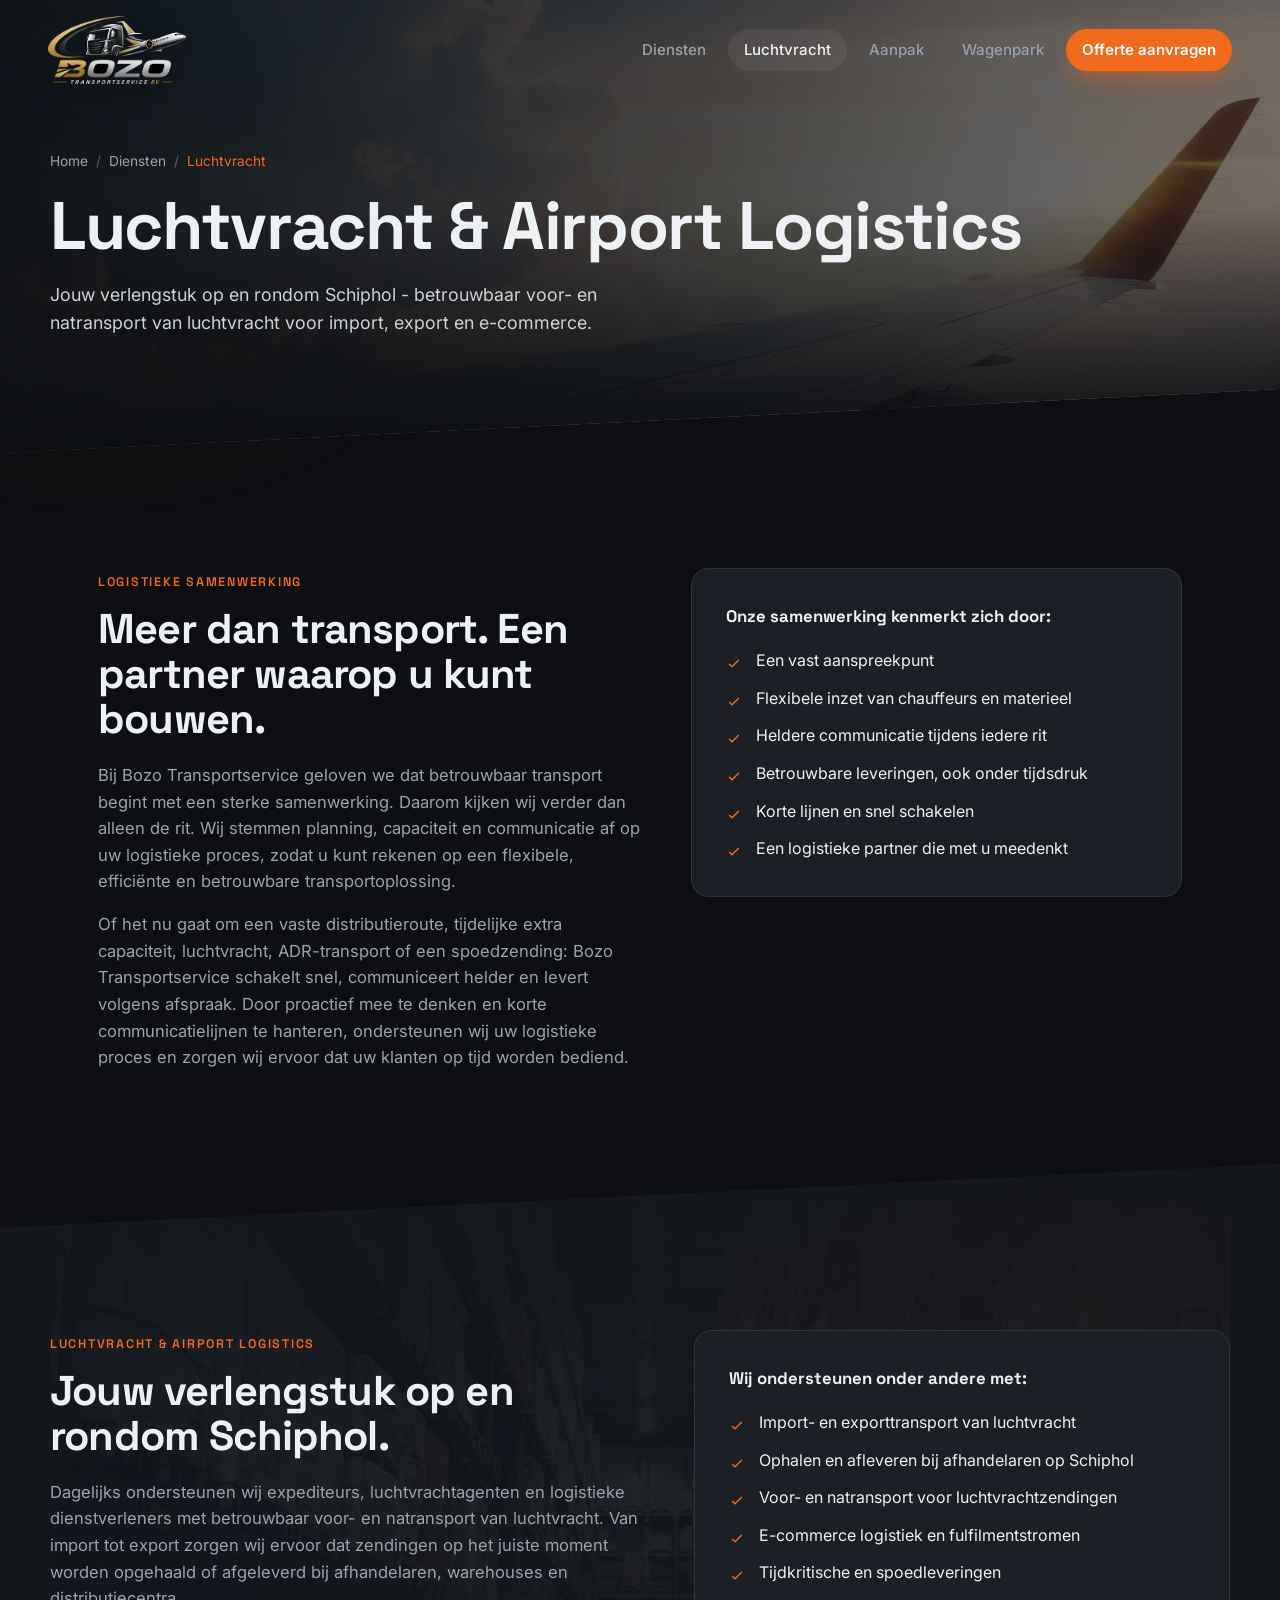
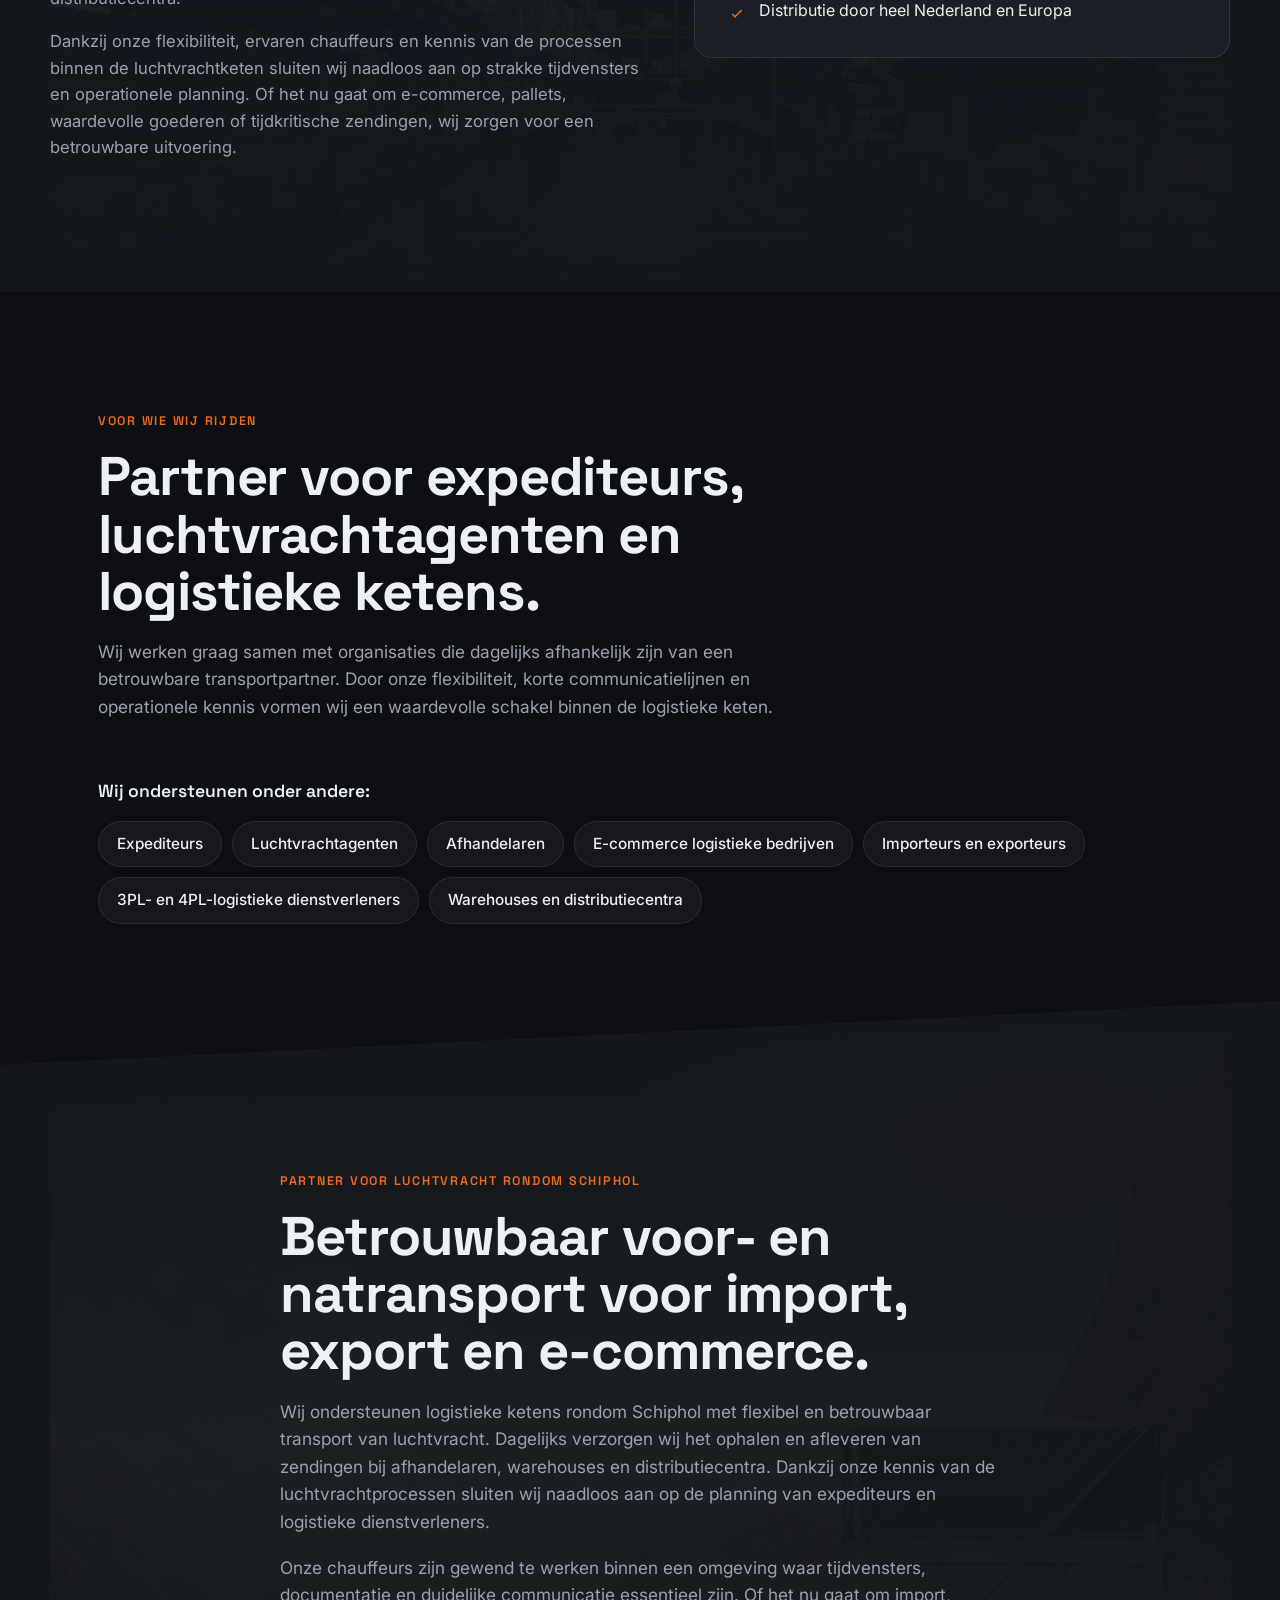
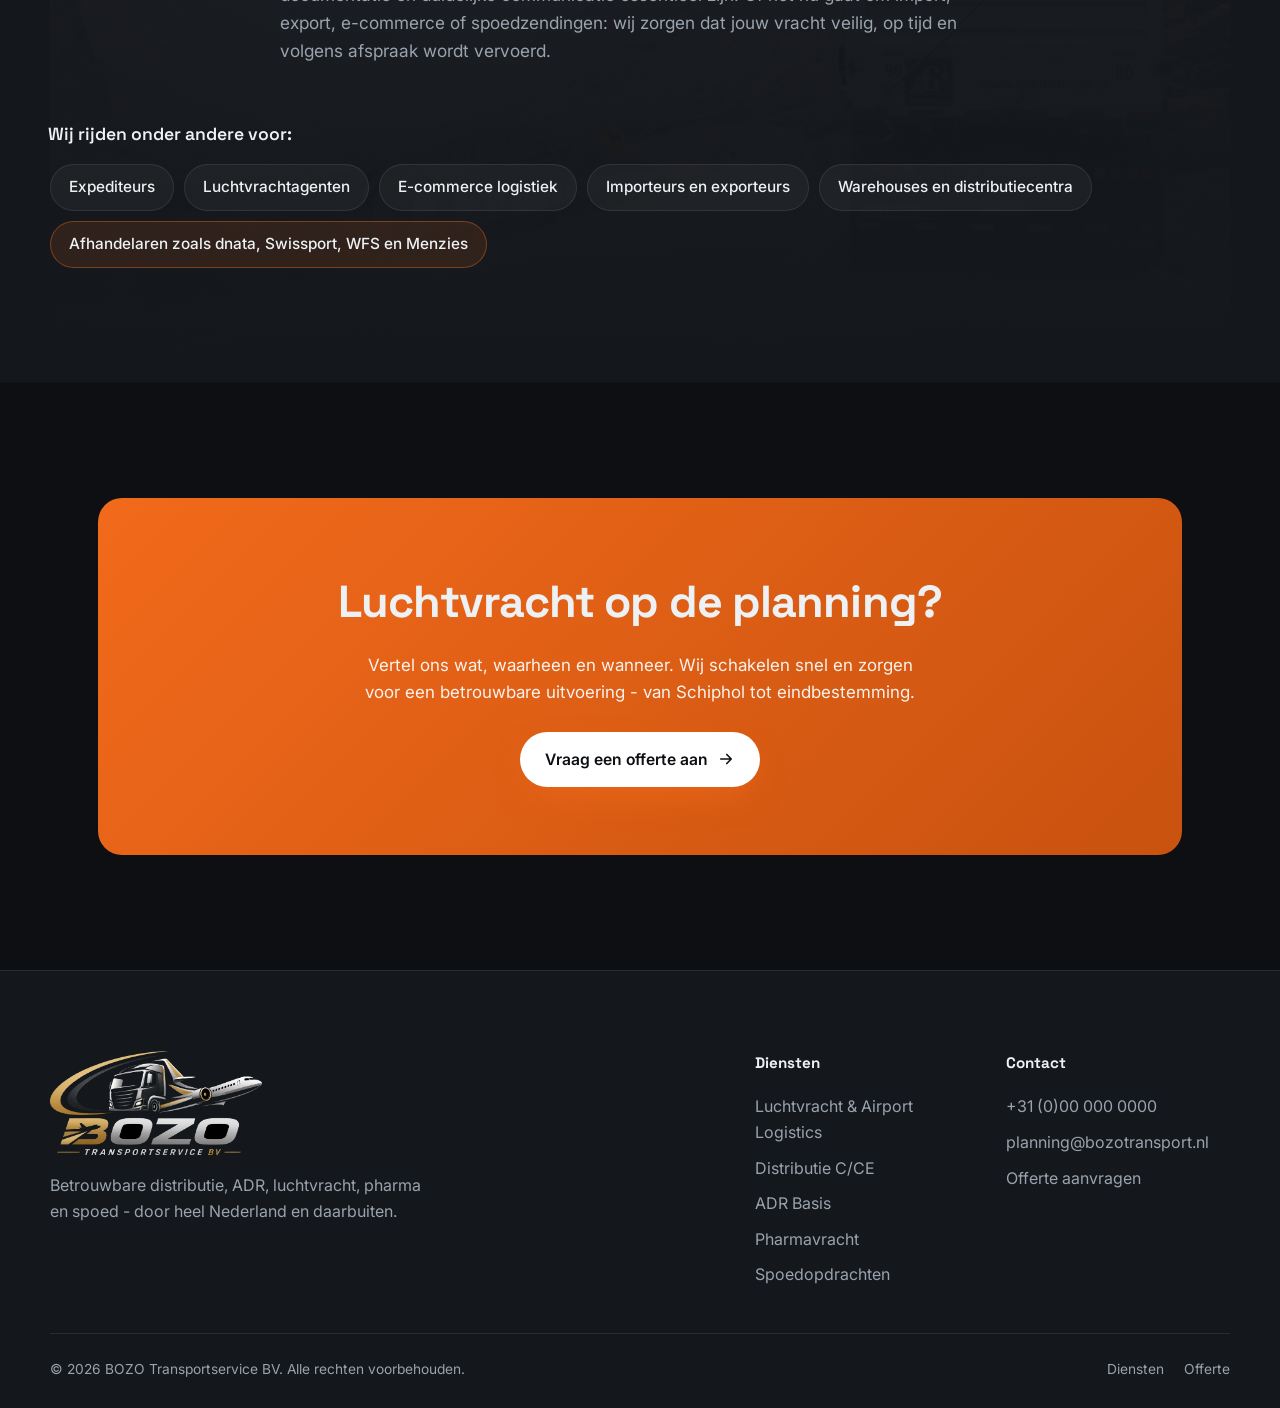
<file: diensten/luchtvracht/index.html>
<!DOCTYPE html>
<html lang="nl">
<head>
  <meta charset="UTF-8" />
  <meta name="viewport" content="width=device-width, initial-scale=1.0" />
  <title>Luchtvracht &amp; Airport Logistics - BOZO Transportservice BV</title>
  <meta name="description" content="Betrouwbaar voor- en natransport van luchtvracht op en rondom Schiphol. BOZO Transportservice ondersteunt expediteurs, luchtvrachtagenten en logistieke ketens met import-, export- en e-commercetransport." />
  <link rel="icon" type="image/png" href="../../assets/logo.png" />
  <link rel="preconnect" href="https://fonts.googleapis.com" />
  <link rel="preconnect" href="https://fonts.gstatic.com" crossorigin />
  <link href="https://fonts.googleapis.com/css2?family=Space+Grotesk:wght@400;500;600;700&family=Inter:wght@400;500;600&display=swap" rel="stylesheet" />
  <link rel="stylesheet" href="../../styles.css" />
</head>
<body>
  <div class="bg-glow" aria-hidden="true"></div>

  <header class="nav scrolled" id="nav">
    <a href="../../" class="brand" aria-label="BOZO Transportservice home">
      <img src="../../assets/logo.png" alt="BOZO Transportservice BV" class="brand-logo" />
    </a>
    <nav class="nav-links" aria-label="Hoofdmenu">
      <a href="../">Diensten</a>
      <a href="./" class="active">Luchtvracht</a>
      <a href="../../#aanpak">Aanpak</a>
      <a href="../../#wagenpark">Wagenpark</a>
      <a href="../../#offerte" class="nav-cta">Offerte aanvragen</a>
    </nav>
    <button class="nav-toggle" id="navToggle" aria-label="Menu openen" aria-expanded="false">
      <span></span><span></span>
    </button>
  </header>

  <div class="mobile-menu" id="mobileMenu" aria-hidden="true">
    <a href="../">Diensten</a>
    <a href="./">Luchtvracht</a>
    <a href="../../#aanpak">Aanpak</a>
    <a href="../../#wagenpark">Wagenpark</a>
    <a href="../../#offerte">Offerte aanvragen</a>
  </div>

  <main>
    <section class="page-hero">
      <div class="page-hero-media" aria-hidden="true">
        <img src="../../assets/luchtvracht.jpg" alt="" />
      </div>
      <div class="page-hero-inner">
        <div class="breadcrumb reveal">
          <a href="../../">Home</a><span class="sep">/</span><a href="../">Diensten</a><span class="sep">/</span><span class="current">Luchtvracht</span>
        </div>
        <h1 class="reveal">Luchtvracht &amp; Airport Logistics</h1>
        <p class="lead reveal">Jouw verlengstuk op en rondom Schiphol - betrouwbaar voor- en natransport van luchtvracht voor import, export en e-commerce.</p>
      </div>
    </section>

    <!-- Blok 1: Logistieke samenwerking -->
    <section class="section">
      <div class="info-grid reveal">
        <div class="info-copy">
          <span class="eyebrow">Logistieke samenwerking</span>
          <h2>Meer dan transport. Een partner waarop u kunt bouwen.</h2>
          <p>Bij Bozo Transportservice geloven we dat betrouwbaar transport begint met een sterke samenwerking. Daarom kijken wij verder dan alleen de rit. Wij stemmen planning, capaciteit en communicatie af op uw logistieke proces, zodat u kunt rekenen op een flexibele, effici&euml;nte en betrouwbare transportoplossing.</p>
          <p>Of het nu gaat om een vaste distributieroute, tijdelijke extra capaciteit, luchtvracht, ADR-transport of een spoedzending: Bozo Transportservice schakelt snel, communiceert helder en levert volgens afspraak. Door proactief mee te denken en korte communicatielijnen te hanteren, ondersteunen wij uw logistieke proces en zorgen wij ervoor dat uw klanten op tijd worden bediend.</p>
        </div>
        <div class="info-card">
          <h3>Onze samenwerking kenmerkt zich door:</h3>
          <ul class="fleet-list">
            <li>Een vast aanspreekpunt</li>
            <li>Flexibele inzet van chauffeurs en materieel</li>
            <li>Heldere communicatie tijdens iedere rit</li>
            <li>Betrouwbare leveringen, ook onder tijdsdruk</li>
            <li>Korte lijnen en snel schakelen</li>
            <li>Een logistieke partner die met u meedenkt</li>
          </ul>
        </div>
      </div>
    </section>

    <!-- Blok 2: Luchtvracht & Airport Logistics -->
    <section class="section section-dark slant-top">
      <div class="band-media" aria-hidden="true">
        <img src="../../assets/warehouse.jpg" alt="" />
      </div>
      <div class="info-grid reveal">
        <div class="info-copy">
          <span class="eyebrow">Luchtvracht &amp; Airport Logistics</span>
          <h2>Jouw verlengstuk op en rondom Schiphol.</h2>
          <p>Dagelijks ondersteunen wij expediteurs, luchtvrachtagenten en logistieke dienstverleners met betrouwbaar voor- en natransport van luchtvracht. Van import tot export zorgen wij ervoor dat zendingen op het juiste moment worden opgehaald of afgeleverd bij afhandelaren, warehouses en distributiecentra.</p>
          <p>Dankzij onze flexibiliteit, ervaren chauffeurs en kennis van de processen binnen de luchtvrachtketen sluiten wij naadloos aan op strakke tijdvensters en operationele planning. Of het nu gaat om e-commerce, pallets, waardevolle goederen of tijdkritische zendingen, wij zorgen voor een betrouwbare uitvoering.</p>
        </div>
        <div class="info-card">
          <h3>Wij ondersteunen onder andere met:</h3>
          <ul class="fleet-list">
            <li>Import- en exporttransport van luchtvracht</li>
            <li>Ophalen en afleveren bij afhandelaren op Schiphol</li>
            <li>Voor- en natransport voor luchtvrachtzendingen</li>
            <li>E-commerce logistiek en fulfilmentstromen</li>
            <li>Tijdkritische en spoedleveringen</li>
            <li>Distributie door heel Nederland en Europa</li>
          </ul>
        </div>
      </div>
    </section>

    <!-- Blok 3: Voor wie wij rijden -->
    <section class="section">
      <div class="section-head reveal">
        <span class="eyebrow">Voor wie wij rijden</span>
        <h2>Partner voor expediteurs, luchtvrachtagenten en logistieke ketens.</h2>
        <p>Wij werken graag samen met organisaties die dagelijks afhankelijk zijn van een betrouwbare transportpartner. Door onze flexibiliteit, korte communicatielijnen en operationele kennis vormen wij een waardevolle schakel binnen de logistieke keten.</p>
      </div>
      <p class="prose-lead reveal">Wij ondersteunen onder andere:</p>
      <ul class="chip-list reveal">
        <li>Expediteurs</li>
        <li>Luchtvrachtagenten</li>
        <li>Afhandelaren</li>
        <li>E-commerce logistieke bedrijven</li>
        <li>Importeurs en exporteurs</li>
        <li>3PL- en 4PL-logistieke dienstverleners</li>
        <li>Warehouses en distributiecentra</li>
      </ul>
    </section>

    <!-- Blok 4: Partner voor luchtvracht rondom Schiphol -->
    <section class="section section-dark slant-top">
      <div class="band-media band-media--soft" aria-hidden="true">
        <img src="../../assets/fleet.jpg" alt="" />
      </div>
      <div class="section-head reveal">
        <span class="eyebrow">Partner voor luchtvracht rondom Schiphol</span>
        <h2>Betrouwbaar voor- en natransport voor import, export en e-commerce.</h2>
        <p>Wij ondersteunen logistieke ketens rondom Schiphol met flexibel en betrouwbaar transport van luchtvracht. Dagelijks verzorgen wij het ophalen en afleveren van zendingen bij afhandelaren, warehouses en distributiecentra. Dankzij onze kennis van de luchtvrachtprocessen sluiten wij naadloos aan op de planning van expediteurs en logistieke dienstverleners.</p>
        <p>Onze chauffeurs zijn gewend te werken binnen een omgeving waar tijdvensters, documentatie en duidelijke communicatie essentieel zijn. Of het nu gaat om import, export, e-commerce of spoedzendingen: wij zorgen dat jouw vracht veilig, op tijd en volgens afspraak wordt vervoerd.</p>
      </div>
      <p class="prose-lead reveal">Wij rijden onder andere voor:</p>
      <ul class="chip-list reveal">
        <li>Expediteurs</li>
        <li>Luchtvrachtagenten</li>
        <li>E-commerce logistiek</li>
        <li>Importeurs en exporteurs</li>
        <li>Warehouses en distributiecentra</li>
        <li class="highlight">Afhandelaren zoals dnata, Swissport, WFS en Menzies</li>
      </ul>
    </section>

    <section class="section">
      <div class="cta-banner reveal">
        <h2>Luchtvracht op de planning?</h2>
        <p>Vertel ons wat, waarheen en wanneer. Wij schakelen snel en zorgen voor een betrouwbare uitvoering - van Schiphol tot eindbestemming.</p>
        <a href="../../#offerte" class="btn btn-primary">Vraag een offerte aan
          <svg viewBox="0 0 24 24" width="18" height="18" fill="none" stroke="currentColor" stroke-width="2.2" stroke-linecap="round" stroke-linejoin="round"><path d="M5 12h14M13 6l6 6-6 6"/></svg>
        </a>
      </div>
    </section>
  </main>

  <footer class="footer">
    <div class="footer-top">
      <div class="footer-brand">
        <img src="../../assets/logo.png" alt="BOZO Transportservice BV" class="footer-logo" />
        <p>Betrouwbare distributie, ADR, luchtvracht, pharma en spoed - door heel Nederland en daarbuiten.</p>
      </div>
      <div class="footer-cols">
        <div class="footer-col">
          <h4>Diensten</h4>
          <a href="./">Luchtvracht &amp; Airport Logistics</a>
          <a href="../">Distributie C/CE</a>
          <a href="../">ADR Basis</a>
          <a href="../">Pharmavracht</a>
          <a href="../">Spoedopdrachten</a>
        </div>
        <div class="footer-col">
          <h4>Contact</h4>
          <a href="tel:+31000000000">+31 (0)00 000 0000</a>
          <a href="mailto:planning@bozotransport.nl">planning@bozotransport.nl</a>
          <a href="../../#offerte">Offerte aanvragen</a>
        </div>
      </div>
    </div>
    <div class="footer-bottom">
      <span>&copy; <span id="year"></span> BOZO Transportservice BV. Alle rechten voorbehouden.</span>
      <span class="footer-links">
        <a href="../">Diensten</a>
        <a href="../../#offerte">Offerte</a>
      </span>
    </div>
  </footer>

  <script src="../../script.js"></script>
</body>
</html>
</file>
<file: styles.css>
/* ============================================================
   BOZO Transportservice BV  -  custom stylesheet
   Tech & dynamisch  -  orange / charcoal
   ============================================================ */

:root {
  --orange:      #f26a1b;
  --orange-soft: #ff8a3d;
  --ink:         #0d0f12;   /* near-black */
  --ink-2:       #14171c;   /* dark panel */
  --ink-3:       #1c2026;   /* card */
  --line:        rgba(255,255,255,.09);
  --text:        #eef1f4;
  --muted:       #9aa3ad;
  --radius:      18px;
  --maxw:        1180px;
  --ease:        cubic-bezier(.2,.7,.2,1);
}

* { margin: 0; padding: 0; box-sizing: border-box; }

html { scroll-behavior: smooth; }

body {
  background: var(--ink);
  color: var(--text);
  font-family: 'Inter', system-ui, -apple-system, sans-serif;
  line-height: 1.6;
  overflow-x: hidden;
  -webkit-font-smoothing: antialiased;
}

h1, h2, h3, h4, .brand-text { font-family: 'Space Grotesk', sans-serif; }

a { color: inherit; text-decoration: none; }
img { display: block; max-width: 100%; }

.accent { color: var(--orange); }

/* ambient glow */
.bg-glow {
  position: fixed; inset: 0; z-index: 0; pointer-events: none;
  background:
    radial-gradient(560px 360px at 78% -4%, rgba(242,106,27,.22), transparent 70%),
    radial-gradient(620px 520px at 8% 18%, rgba(242,106,27,.08), transparent 70%);
}

main, .footer { position: relative; z-index: 1; }

/* ------------------------------------------------------------ NAV */
.nav {
  position: fixed; top: 0; left: 0; right: 0; z-index: 50;
  display: flex; align-items: center; justify-content: space-between;
  padding: 16px clamp(18px, 4vw, 48px);
  transition: background .3s var(--ease), border-color .3s var(--ease), padding .3s var(--ease);
  border-bottom: 1px solid transparent;
}
.nav.scrolled {
  background: rgba(13,15,18,.82);
  backdrop-filter: blur(14px);
  border-bottom-color: var(--line);
  padding-top: 10px; padding-bottom: 10px;
}
.brand { display: inline-flex; align-items: center; }
.brand-logo {
  height: 68px; width: auto;
  filter: drop-shadow(0 6px 16px rgba(0,0,0,.45));
  transition: height .3s var(--ease), transform .3s var(--ease);
}
.nav.scrolled .brand-logo { height: 56px; }
.brand-logo:hover { transform: translateY(-2px); }

.nav-links { display: flex; align-items: center; gap: 6px; }
.nav-links a {
  padding: 9px 16px; border-radius: 999px; font-size: .94rem; font-weight: 500;
  color: var(--muted); transition: color .2s, background .2s;
}
.nav-links a:hover { color: var(--text); background: rgba(255,255,255,.05); }
.nav-cta {
  background: var(--orange) !important; color: #fff !important;
  font-weight: 600 !important;
  box-shadow: 0 10px 24px -8px rgba(242,106,27,.7);
}
.nav-cta:hover { background: var(--orange-soft) !important; transform: translateY(-1px); }

.nav-toggle { display: none; flex-direction: column; gap: 6px; background: none; border: 0; cursor: pointer; padding: 8px; }
.nav-toggle span { width: 26px; height: 2px; background: var(--text); transition: .3s var(--ease); }
.nav-toggle.open span:first-child { transform: translateY(8px) rotate(45deg); }
.nav-toggle.open span:last-child { transform: translateY(-0px) rotate(-45deg); }

.mobile-menu {
  position: fixed; inset: 0 0 auto 0; z-index: 45;
  background: rgba(13,15,18,.97); backdrop-filter: blur(16px);
  display: flex; flex-direction: column; padding: 120px 28px 32px;
  gap: 6px; transform: translateY(-110%); transition: transform .4s var(--ease);
  border-bottom: 1px solid var(--line);
}
.mobile-menu.open { transform: translateY(0); }
.mobile-menu a { font-family: 'Space Grotesk'; font-size: 1.5rem; padding: 14px 4px; border-bottom: 1px solid var(--line); }

/* ------------------------------------------------------------ BUTTONS */
.btn {
  display: inline-flex; align-items: center; gap: 9px;
  padding: 14px 24px; border-radius: 999px; font-weight: 600; font-size: .98rem;
  cursor: pointer; border: 1px solid transparent; transition: all .25s var(--ease);
}
.btn svg { transition: transform .25s var(--ease); }
.btn:hover svg { transform: translateX(4px); }
.btn-primary { background: var(--orange); color: #fff; box-shadow: 0 14px 34px -12px rgba(242,106,27,.8); }
.btn-primary:hover { background: var(--orange-soft); transform: translateY(-2px); box-shadow: 0 20px 40px -12px rgba(242,106,27,.85); }
.btn-ghost { background: rgba(255,255,255,.04); border-color: var(--line); color: var(--text); }
.btn-ghost:hover { background: rgba(255,255,255,.09); transform: translateY(-2px); }
.btn-block { width: 100%; justify-content: center; margin-top: 6px; }

/* ------------------------------------------------------------ HERO */
.hero {
  position: relative; min-height: 100svh;
  display: flex; align-items: center;
  padding: 120px clamp(18px,4vw,48px) 120px;
  /* diagonal cut into the next section */
  clip-path: polygon(0 0, 100% 0, 100% calc(100% - 6vw), 0 100%);
}
.hero-media { position: absolute; inset: 0; z-index: -1; }
.hero-media img { width: 100%; height: 100%; object-fit: cover; object-position: 60% center; }
.hero-shade {
  position: absolute; inset: 0;
  background:
    linear-gradient(100deg, rgba(13,15,18,.96) 0%, rgba(13,15,18,.82) 38%, rgba(13,15,18,.45) 68%, rgba(13,15,18,.7) 100%),
    linear-gradient(0deg, rgba(13,15,18,.95) 2%, transparent 40%),
    radial-gradient(700px 380px at 12% 60%, rgba(242,106,27,.28), transparent 70%);
}
.hero-inner { max-width: var(--maxw); width: 100%; margin: 0 auto; }

.hero-tag {
  display: inline-flex; align-items: center; gap: 10px;
  padding: 8px 16px; border-radius: 999px; font-size: .85rem; font-weight: 500;
  background: rgba(255,255,255,.06); border: 1px solid var(--line); color: var(--text);
  margin-bottom: 26px;
}
.pulse { width: 9px; height: 9px; border-radius: 50%; background: var(--orange); box-shadow: 0 0 0 0 rgba(242,106,27,.7); animation: pulse 2s infinite; }
@keyframes pulse { 0%{box-shadow:0 0 0 0 rgba(242,106,27,.6)} 70%{box-shadow:0 0 0 12px rgba(242,106,27,0)} 100%{box-shadow:0 0 0 0 rgba(242,106,27,0)} }

.hero-title { font-size: clamp(2.8rem, 8vw, 6rem); line-height: .98; letter-spacing: -.02em; font-weight: 700; }
.hero-title .line { display: block; overflow: hidden; }
.hero-sub { max-width: 620px; margin: 26px 0 0; color: #d3d8dd; font-size: clamp(1rem,1.4vw,1.18rem); }
.hero-sub--2 { color: var(--muted); font-size: clamp(.95rem,1.2vw,1.02rem); margin-top: 16px; margin-bottom: 34px; }
.hero-actions { margin-top: 34px; }
.hero-actions { display: flex; flex-wrap: wrap; gap: 14px; }

.hero-stats { display: flex; flex-wrap: wrap; gap: clamp(24px,5vw,64px); margin-top: 56px; }
.stat { display: flex; flex-direction: column; }
.stat .num, .stat .suffix { font-family: 'Space Grotesk'; font-size: clamp(2rem,4vw,2.8rem); font-weight: 700; line-height: 1; }
.stat .suffix { color: var(--orange); display: inline; }
.stat > .num { display: inline; }
.stat small { color: var(--muted); margin-top: 8px; font-size: .9rem; }

/* ------------------------------------------------------------ MARQUEE */
.marquee {
  background: var(--orange); color: #fff; overflow: hidden;
  padding: 16px 0; white-space: nowrap;
  border-top: 1px solid rgba(255,255,255,.2); border-bottom: 1px solid rgba(0,0,0,.15);
  margin-top: -4vw; position: relative; z-index: 2;
}
.marquee-track { display: inline-flex; align-items: center; gap: 28px; animation: marquee 26s linear infinite; }
.marquee-track span { font-family: 'Space Grotesk'; font-weight: 600; font-size: 1.05rem; letter-spacing: .02em; }
.marquee-track .dot { opacity: .55; }
@keyframes marquee { to { transform: translateX(-50%); } }

/* ------------------------------------------------------------ SECTIONS */
.section { position: relative; padding: clamp(72px,9vw,128px) clamp(18px,4vw,48px); max-width: var(--maxw); margin: 0 auto; }
.section-dark { max-width: none; margin: 0; }
.section-dark > * { max-width: var(--maxw); margin-left: auto; margin-right: auto; }

/* diagonal section variants */
.slant-top    { clip-path: polygon(0 5vw, 100% 0, 100% 100%, 0 100%); margin-top: -3vw; padding-top: clamp(110px,13vw,180px); }
.slant-bottom { clip-path: polygon(0 0, 100% 0, 100% calc(100% - 5vw), 0 100%); padding-bottom: clamp(110px,13vw,180px); }

.section-dark { background: var(--ink-2); }
.band-media { position: absolute; inset: 0; z-index: 0; overflow: hidden; }
.band-media img { width: 100%; height: 100%; object-fit: cover; opacity: .14; }
.band-media::after {
  content: ""; position: absolute; inset: 0;
  background: linear-gradient(180deg, var(--ink-2) 0%, rgba(20,23,28,.6) 45%, var(--ink-2) 100%),
              radial-gradient(600px 300px at 85% 10%, rgba(242,106,27,.18), transparent 70%);
}
.band-media--soft img { opacity: .1; }
.section-dark > *:not(.band-media) { position: relative; z-index: 1; }

.section-head { max-width: 720px; margin-bottom: 56px; }
.eyebrow {
  display: inline-block; font-family: 'Space Grotesk'; font-weight: 600;
  letter-spacing: .14em; text-transform: uppercase; font-size: .78rem;
  color: var(--orange); margin-bottom: 16px;
}
.section-head h2, .fleet-copy h2, .quote-intro h2 {
  font-size: clamp(2rem, 4.6vw, 3.4rem); line-height: 1.05; letter-spacing: -.02em; font-weight: 700;
}
.section-head p { color: var(--muted); margin-top: 18px; font-size: 1.08rem; }

/* ------------------------------------------------------------ SERVICES */
.services { display: grid; grid-template-columns: repeat(3, 1fr); gap: 18px; }
.service {
  position: relative; background: var(--ink-3); border: 1px solid var(--line);
  border-radius: var(--radius); padding: 30px 28px 32px; overflow: hidden;
  transition: transform .35s var(--ease), border-color .35s var(--ease), background .35s var(--ease);
}
.service::before {
  content: ""; position: absolute; left: 0; top: 0; height: 3px; width: 0; background: var(--orange);
  transition: width .4s var(--ease);
}
.service:hover { transform: translateY(-6px); border-color: rgba(242,106,27,.45); background: #20252c; }
.service:hover::before { width: 100%; }
.service-top { display: flex; align-items: center; justify-content: space-between; margin-bottom: 22px; }
.service-num { font-family: 'Space Grotesk'; font-weight: 700; color: rgba(255,255,255,.16); font-size: 2.4rem; line-height: 1; }
.service-icon { width: 48px; height: 48px; display: grid; place-items: center; border-radius: 12px; background: rgba(242,106,27,.12); color: var(--orange); border: 1px solid rgba(242,106,27,.25); }
.service-icon svg { width: 26px; height: 26px; }
.service h3 { font-size: 1.28rem; margin-bottom: 10px; letter-spacing: -.01em; }
.service p { color: var(--muted); font-size: .98rem; }

/* featured service (Luchtvracht) */
.service-feature {
  background: linear-gradient(160deg, rgba(242,106,27,.16), rgba(28,32,38,.6));
  border-color: rgba(242,106,27,.5);
}
.service-feature::before { width: 100%; }
.service-feature .service-icon { background: var(--orange); color: #fff; border-color: transparent; }
.service-feature .service-num { color: rgba(242,106,27,.35); }
.service-flag {
  display: inline-block; margin-bottom: 10px; padding: 4px 12px; border-radius: 999px;
  background: var(--orange); color: #fff; font-family: 'Space Grotesk'; font-weight: 600;
  font-size: .72rem; letter-spacing: .08em; text-transform: uppercase;
}

.service-cta {
  background: linear-gradient(135deg, var(--orange), #c8520f);
  border: 0; display: flex; flex-direction: column; justify-content: center; color: #fff;
}
.service-cta::before { display: none; }
.service-cta:hover { transform: translateY(-6px); background: linear-gradient(135deg, var(--orange-soft), var(--orange)); }
.service-cta h3 { font-size: 1.5rem; }
.service-cta p { color: rgba(255,255,255,.9); }
.service-cta-arrow { position: absolute; top: 24px; right: 24px; opacity: .9; transition: transform .3s var(--ease); }
.service-cta:hover .service-cta-arrow { transform: translate(4px,-4px); }

/* ------------------------------------------------------------ STEPS */
.steps { display: grid; grid-template-columns: repeat(4, 1fr); gap: 18px; }
.step { position: relative; padding: 28px 22px; background: rgba(255,255,255,.03); border: 1px solid var(--line); border-radius: var(--radius); }
.step-line { position: absolute; top: 50px; right: -9px; width: 18px; height: 2px; background: var(--orange); opacity: .5; }
.step-num { font-family: 'Space Grotesk'; font-weight: 700; color: var(--orange); font-size: 1.1rem; }
.step h3 { margin: 14px 0 8px; font-size: 1.2rem; }
.step p { color: var(--muted); font-size: .95rem; }

/* ------------------------------------------------------------ FLEET */
.fleet { display: grid; grid-template-columns: 1fr 1fr; gap: clamp(32px,5vw,72px); align-items: center; }
.fleet-copy p { color: var(--muted); margin: 20px 0 24px; font-size: 1.05rem; }
.fleet-list { list-style: none; display: grid; gap: 12px; margin-bottom: 30px; }
.fleet-list li { position: relative; padding-left: 30px; color: var(--text); }
.fleet-list li::before {
  content: ""; position: absolute; left: 0; top: 7px; width: 16px; height: 16px;
  background: var(--orange); border-radius: 4px;
  -webkit-mask: url("data:image/svg+xml,%3Csvg xmlns='http://www.w3.org/2000/svg' viewBox='0 0 24 24'%3E%3Cpath fill='%23000' d='M9 16.2l-3.5-3.5L4 14.2 9 19.2 20 8.2l-1.5-1.5z'/%3E%3C/svg%3E") center/contain no-repeat;
          mask: url("data:image/svg+xml,%3Csvg xmlns='http://www.w3.org/2000/svg' viewBox='0 0 24 24'%3E%3Cpath fill='%23000' d='M9 16.2l-3.5-3.5L4 14.2 9 19.2 20 8.2l-1.5-1.5z'/%3E%3C/svg%3E") center/contain no-repeat;
}

.fleet-visual { display: grid; gap: 16px; }
.fleet-photo { position: relative; border-radius: var(--radius); overflow: hidden; border: 1px solid var(--line); box-shadow: 0 30px 60px -30px rgba(0,0,0,.8); }
.fleet-photo img { width: 100%; height: 320px; object-fit: cover; transition: transform .8s var(--ease); }
.fleet-photo:hover img { transform: scale(1.06); }
.fleet-photo-tag {
  position: absolute; left: 14px; bottom: 14px; padding: 7px 14px; border-radius: 999px;
  background: rgba(13,15,18,.7); backdrop-filter: blur(8px); border: 1px solid var(--line);
  font-size: .82rem; font-weight: 500;
}
.fleet-badges { display: grid; grid-template-columns: repeat(4, 1fr); gap: 10px; }
.fleet-badge { background: var(--ink-3); border: 1px solid var(--line); border-radius: 14px; padding: 16px 12px; text-align: center; transition: border-color .3s, transform .3s; }
.fleet-badge:hover { border-color: rgba(242,106,27,.45); transform: translateY(-4px); }
.fleet-badge span { display: block; font-family: 'Space Grotesk'; font-weight: 700; font-size: 1.5rem; color: var(--orange); }
.fleet-badge small { color: var(--muted); font-size: .76rem; line-height: 1.3; display: block; margin-top: 6px; }

/* ------------------------------------------------------------ QUOTE */
.quote { display: grid; grid-template-columns: .85fr 1.15fr; gap: clamp(32px,5vw,64px); align-items: start; }
.quote-intro p { color: var(--muted); margin: 18px 0 28px; font-size: 1.05rem; }
.quote-contact { display: grid; gap: 12px; }
.quote-contact-item { display: inline-flex; align-items: center; gap: 12px; color: var(--text); font-weight: 500; transition: color .2s; }
.quote-contact-item svg { color: var(--orange); }
.quote-contact-item:hover { color: var(--orange); }

.quote-form { background: var(--ink-3); border: 1px solid var(--line); border-radius: var(--radius); padding: clamp(22px,3vw,34px); }
.field-row { display: grid; grid-template-columns: 1fr 1fr; gap: 16px; }
.field { margin-bottom: 16px; display: flex; flex-direction: column; }
.field label { font-size: .85rem; font-weight: 500; color: var(--muted); margin-bottom: 8px; }
.field input, .field select, .field textarea {
  background: var(--ink); border: 1px solid var(--line); border-radius: 12px;
  padding: 13px 15px; color: var(--text); font-family: inherit; font-size: .98rem;
  transition: border-color .2s, box-shadow .2s; resize: vertical;
}
.field input:focus, .field select:focus, .field textarea:focus {
  outline: none; border-color: var(--orange); box-shadow: 0 0 0 3px rgba(242,106,27,.18);
}
.field input.invalid, .field textarea.invalid { border-color: #ff5a5a; box-shadow: 0 0 0 3px rgba(255,90,90,.15); }
.field select { appearance: none; background-image: url("data:image/svg+xml,%3Csvg xmlns='http://www.w3.org/2000/svg' width='16' height='16' viewBox='0 0 24 24' fill='none' stroke='%239aa3ad' stroke-width='2'%3E%3Cpath d='M6 9l6 6 6-6'/%3E%3C/svg%3E"); background-repeat: no-repeat; background-position: right 14px center; padding-right: 40px; }
.form-status { margin-top: 14px; font-size: .92rem; min-height: 1.2em; }
.form-status.ok { color: #4ade80; }
.form-status.err { color: #ff7a7a; }

/* ------------------------------------------------------------ FOOTER */
.footer { background: var(--ink-2); border-top: 1px solid var(--line); padding: clamp(56px,7vw,80px) clamp(18px,4vw,48px) 28px; }
.footer-top { max-width: var(--maxw); margin: 0 auto; display: grid; grid-template-columns: 1.4fr 1fr; gap: 40px; padding-bottom: 40px; border-bottom: 1px solid var(--line); }
.footer-logo { height: 104px; width: auto; }
.footer-brand p { color: var(--muted); margin-top: 18px; max-width: 380px; }
.footer-cols { display: grid; grid-template-columns: 1fr 1fr; gap: 28px; }
.footer-col h4 { font-size: .95rem; margin-bottom: 14px; }
.footer-col a { display: block; color: var(--muted); padding: 5px 0; transition: color .2s; }
.footer-col a:hover { color: var(--orange); }
.footer-bottom { max-width: var(--maxw); margin: 24px auto 0; display: flex; justify-content: space-between; flex-wrap: wrap; gap: 12px; color: var(--muted); font-size: .86rem; }
.footer-links { display: flex; gap: 20px; }
.footer-links a:hover { color: var(--orange); }

/* ------------------------------------------------------------ SUBPAGES */
/* active nav link */
.nav-links a.active { color: var(--text); background: rgba(255,255,255,.06); }

/* compact page hero */
.page-hero {
  position: relative; padding: 150px clamp(18px,4vw,48px) clamp(70px,9vw,120px);
  overflow: hidden;
  clip-path: polygon(0 0, 100% 0, 100% calc(100% - 5vw), 0 100%);
}
.page-hero-media { position: absolute; inset: 0; z-index: -1; }
.page-hero-media img { width: 100%; height: 100%; object-fit: cover; object-position: center; }
.page-hero-media::after {
  content: ""; position: absolute; inset: 0;
  background:
    linear-gradient(100deg, rgba(13,15,18,.95) 0%, rgba(13,15,18,.8) 45%, rgba(13,15,18,.55) 100%),
    linear-gradient(0deg, rgba(13,15,18,.98) 3%, transparent 55%),
    radial-gradient(700px 360px at 15% 70%, rgba(242,106,27,.26), transparent 70%);
}
.page-hero-inner { max-width: var(--maxw); margin: 0 auto; }
.breadcrumb { display: flex; align-items: center; gap: 8px; font-size: .86rem; color: var(--muted); margin-bottom: 20px; }
.breadcrumb a { color: var(--muted); transition: color .2s; }
.breadcrumb a:hover { color: var(--orange); }
.breadcrumb .sep { opacity: .5; }
.breadcrumb .current { color: var(--orange); }
.page-hero h1 { font-family: 'Space Grotesk'; font-size: clamp(2.4rem,6vw,4.2rem); line-height: 1.02; letter-spacing: -.02em; font-weight: 700; }
.page-hero .lead { max-width: 640px; margin-top: 20px; color: #cdd2d8; font-size: clamp(1.02rem,1.4vw,1.2rem); }

/* prose content block */
.prose { max-width: 760px; }
.prose p { color: var(--muted); font-size: 1.06rem; margin-bottom: 18px; }
.prose p strong { color: var(--text); }
.prose-lead { color: var(--text) !important; font-weight: 600; font-family: 'Space Grotesk'; margin: 26px 0 16px !important; font-size: 1.1rem !important; }

/* two-column info layout: copy + list card */
.info-grid { display: grid; grid-template-columns: 1.05fr .95fr; gap: clamp(28px,4vw,56px); align-items: start; }
.info-copy .eyebrow { margin-bottom: 14px; }
.info-copy h2 { font-family: 'Space Grotesk'; font-size: clamp(1.7rem,3.4vw,2.6rem); line-height: 1.08; letter-spacing: -.02em; font-weight: 700; margin-bottom: 20px; }
.info-copy p { color: var(--muted); font-size: 1.04rem; margin-bottom: 16px; }
.info-card { background: var(--ink-3); border: 1px solid var(--line); border-radius: var(--radius); padding: clamp(24px,3vw,34px); position: sticky; top: 100px; }
.info-card h3 { font-size: 1.05rem; margin-bottom: 18px; color: var(--text); }
.info-card .fleet-list { margin-bottom: 0; }

/* audience chips */
.chip-list { list-style: none; display: flex; flex-wrap: wrap; gap: 10px; margin-top: 4px; }
.chip-list li {
  padding: 10px 18px; border-radius: 999px; background: rgba(255,255,255,.04);
  border: 1px solid var(--line); font-weight: 500; font-size: .96rem;
  transition: border-color .25s var(--ease), transform .25s var(--ease), background .25s var(--ease);
}
.chip-list li:hover { border-color: rgba(242,106,27,.5); background: rgba(242,106,27,.1); transform: translateY(-2px); }
.chip-list li.highlight { border-color: rgba(242,106,27,.4); background: rgba(242,106,27,.12); color: var(--text); }

/* page CTA banner */
.cta-banner {
  max-width: var(--maxw); margin: 0 auto; text-align: center;
  background: linear-gradient(135deg, var(--orange), #c8520f);
  border-radius: calc(var(--radius) + 6px); padding: clamp(40px,6vw,68px) clamp(24px,4vw,48px);
}
.cta-banner h2 { font-family: 'Space Grotesk'; font-size: clamp(1.8rem,4vw,2.8rem); font-weight: 700; letter-spacing: -.02em; }
.cta-banner p { color: rgba(255,255,255,.92); margin: 14px auto 26px; max-width: 560px; font-size: 1.06rem; }
.cta-banner .btn { background: #fff; color: var(--ink); }
.cta-banner .btn:hover { background: var(--ink); color: #fff; }

@media (max-width: 920px) {
  .info-grid { grid-template-columns: 1fr; }
  .info-card { position: static; }
}
@media (max-width: 680px) {
  .page-hero { clip-path: polygon(0 0, 100% 0, 100% calc(100% - 9vw), 0 100%); }
}

/* ------------------------------------------------------------ REVEAL ANIM */
.reveal { opacity: 0; transform: translateY(26px); transition: opacity .7s var(--ease), transform .7s var(--ease); }
.reveal.in { opacity: 1; transform: none; }

@media (prefers-reduced-motion: reduce) {
  * { animation: none !important; scroll-behavior: auto; }
  .reveal { opacity: 1; transform: none; transition: none; }
}

/* ------------------------------------------------------------ RESPONSIVE */
@media (max-width: 920px) {
  .services { grid-template-columns: repeat(2, 1fr); }
  .steps { grid-template-columns: repeat(2, 1fr); }
  .step-line { display: none; }
  .fleet { grid-template-columns: 1fr; }
  .quote { grid-template-columns: 1fr; }
  .footer-top { grid-template-columns: 1fr; }
}
@media (max-width: 680px) {
  .nav-links { display: none; }
  .nav-toggle { display: flex; }
  .services { grid-template-columns: 1fr; }
  .steps { grid-template-columns: 1fr; }
  .fleet-badges { grid-template-columns: repeat(2, 1fr); }
  .field-row { grid-template-columns: 1fr; }
  .hero { clip-path: polygon(0 0, 100% 0, 100% calc(100% - 9vw), 0 100%); }
  .slant-top { clip-path: polygon(0 7vw, 100% 0, 100% 100%, 0 100%); }
}

/* ------------------------------------------------------------ ACCORDION (diensten) */
.accordion { border-top: 1px solid var(--line); }
.acc-item { border-bottom: 1px solid var(--line); transition: background .3s var(--ease); }
.acc-item.open { background: rgba(255,255,255,.02); }
.acc-head {
  width: 100%; display: flex; align-items: center; gap: clamp(14px,2vw,22px);
  padding: clamp(20px,2.4vw,28px) clamp(8px,1.5vw,16px); background: none; border: 0;
  cursor: pointer; text-align: left; color: var(--text); font-family: inherit;
}
.acc-num { font-family: 'Space Grotesk'; font-weight: 700; font-size: 1.05rem; color: rgba(255,255,255,.22); min-width: 30px; transition: color .3s; }
.acc-item.open .acc-num { color: var(--orange); }
.acc-icon-chip {
  width: 48px; height: 48px; flex-shrink: 0; display: grid; place-items: center;
  border-radius: 12px; background: rgba(242,106,27,.1); color: var(--orange);
  border: 1px solid rgba(242,106,27,.22); transition: background .3s, color .3s;
}
.acc-icon-chip svg { width: 25px; height: 25px; }
.acc-item.open .acc-icon-chip { background: var(--orange); color: #fff; border-color: transparent; }
.acc-titles { display: flex; flex-direction: column; gap: 3px; flex: 1; min-width: 0; }
.acc-title { font-family: 'Space Grotesk'; font-weight: 600; font-size: clamp(1.12rem,2vw,1.5rem); letter-spacing: -.01em; line-height: 1.15; }
.acc-sub { color: var(--muted); font-size: .95rem; }
.acc-item.open .acc-sub { color: var(--orange-soft); }
.acc-toggle {
  width: 40px; height: 40px; flex-shrink: 0; border-radius: 50%; border: 1px solid var(--line);
  display: grid; place-items: center; color: var(--muted); transition: all .35s var(--ease);
}
.acc-toggle svg { width: 18px; height: 18px; }
.acc-head:hover .acc-toggle { border-color: rgba(242,106,27,.5); color: var(--orange); }
.acc-item.open .acc-toggle { background: var(--orange); border-color: var(--orange); color: #fff; transform: rotate(45deg); }
.acc-body { display: grid; grid-template-rows: 0fr; transition: grid-template-rows .45s var(--ease); }
.acc-item.open .acc-body { grid-template-rows: 1fr; }
.acc-body-inner { overflow: hidden; }
.acc-content { padding: 0 clamp(8px,1.5vw,16px) 6px clamp(48px,6vw,100px); max-width: 900px; }
.acc-content p { color: var(--muted); font-size: 1.04rem; margin-bottom: 16px; }
.acc-link { display: inline-flex; align-items: center; gap: 8px; margin: 2px 0 26px; color: var(--orange); font-weight: 600; }
.acc-link svg { transition: transform .25s var(--ease); }
.acc-link:hover svg { transform: translateX(4px); }

@media (max-width: 680px) {
  .acc-icon-chip { display: none; }
  .acc-content { padding-left: clamp(8px,4vw,16px); }
}
</file>
